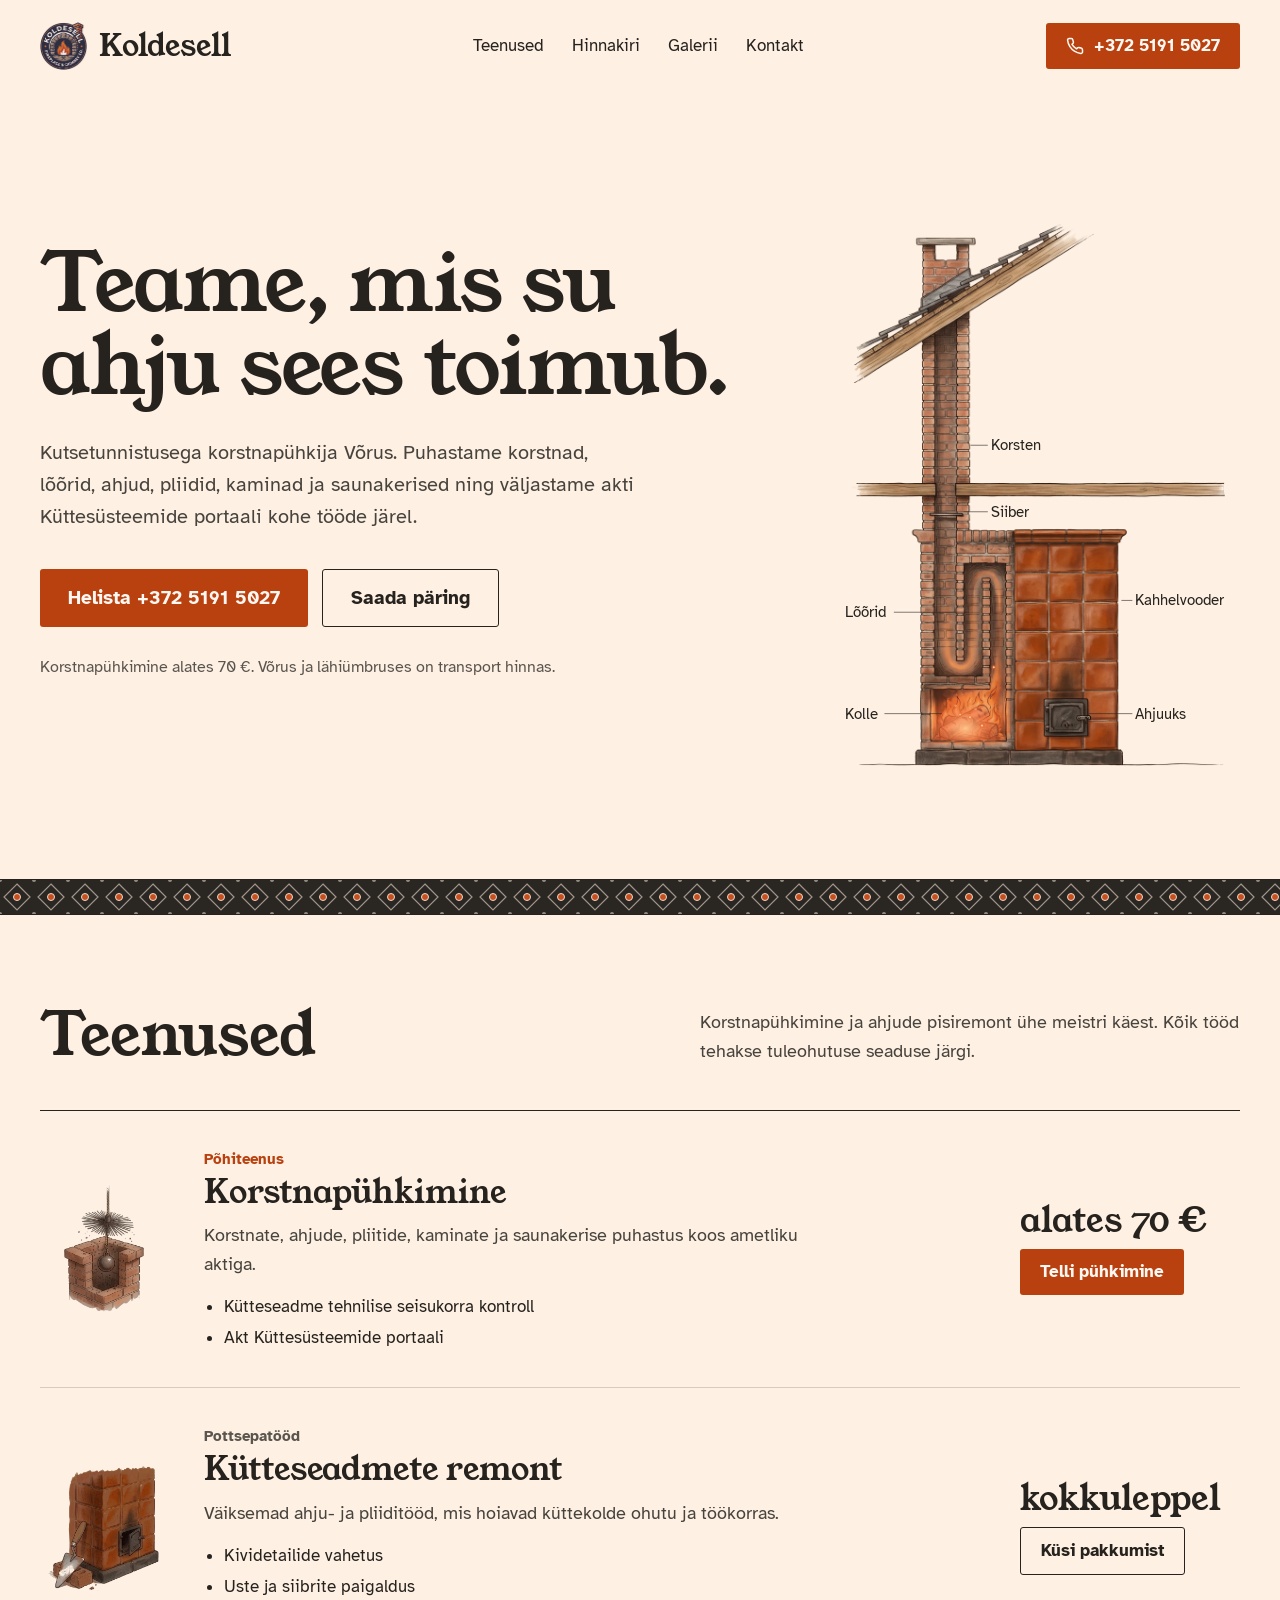
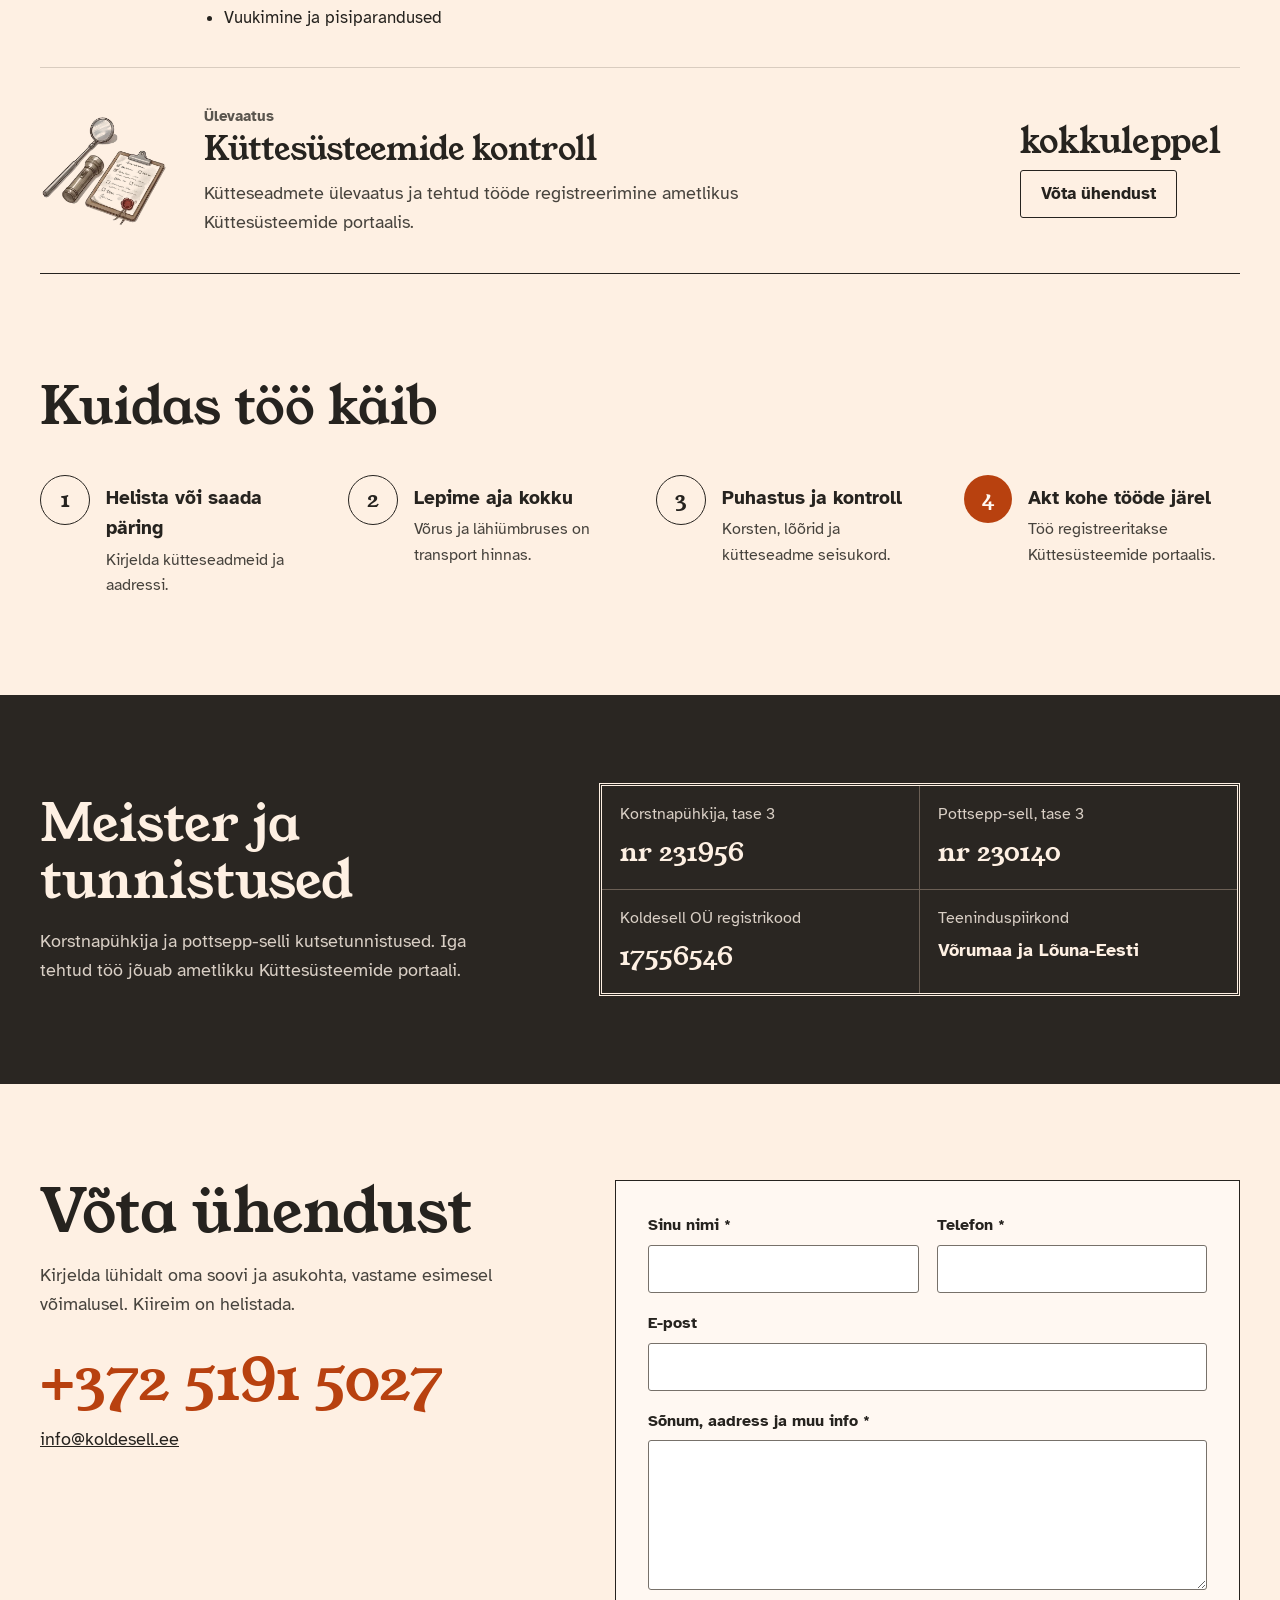
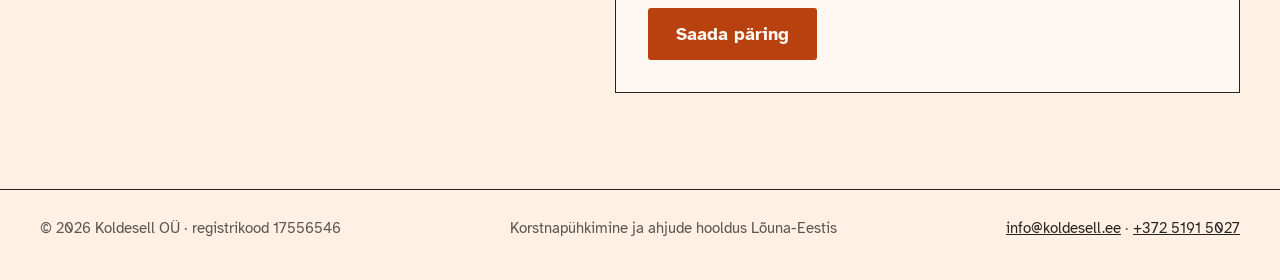
<file: index.html>
<!DOCTYPE html>
<html lang="et">
<head>
<meta charset="UTF-8">
<meta name="viewport" content="width=device-width, initial-scale=1.0">
    <!-- cms:seo -->
    <title>Korstnapühkija Võrus ja Lõuna-Eestis, ahju remont | Koldesell</title>
    <meta name="description" content="Korstnapühkija Võrus: korstnapühkimine Lõuna-Eestis, ahju remont ja küttesüsteemide kontroll Võrumaal. Ametlik akt Küttesüsteemide portaali.">
    <link rel="canonical" href="https://koldesell.ee/">
    <meta property="og:type" content="website">
    <meta property="og:locale" content="et_EE">
    <meta property="og:site_name" content="Koldesell">
    <meta property="og:title" content="Korstnapühkija Võrus – korstnapühkimine Lõuna-Eestis ja ahju remont">
    <meta property="og:description" content="Ametlik korstnapühkimine ja ahju remont Võrumaal ja mujal Lõuna-Eestis. Ametlik akt Küttesüsteemide portaali.">
    <meta property="og:url" content="https://koldesell.ee/">
    <meta property="og:image" content="https://koldesell.ee/logo.png">
    <meta property="og:image:alt" content="Koldesell">
    <meta name="twitter:card" content="summary">
    <!-- /cms:seo -->
<link rel="icon" type="image/png" sizes="32x32" href="favicon-32.png">
<link rel="apple-touch-icon" href="apple-touch-icon.png">
<meta name="theme-color" content="#2A2622">
<link rel="preconnect" href="https://fonts.googleapis.com">
<link rel="preconnect" href="https://fonts.gstatic.com" crossorigin>
<link rel="stylesheet" href="https://fonts.googleapis.com/css2?family=Young+Serif&amp;family=Atkinson+Hyperlegible:ital,wght@0,400;0,700;1,400&amp;display=swap">
<style>
body{margin:0;background:#FEF0E3}
a{color:#26231F}a:hover{color:#8E3B23}
a:focus-visible,button:focus-visible,input:focus-visible,textarea:focus-visible{outline:3px solid #D9531E;outline-offset:3px}
@keyframes koldesell-kuma{0%{opacity:.35}20%{opacity:.7}35%{opacity:.45}55%{opacity:.8}70%{opacity:.4}100%{opacity:.65}}
.koldesell-kuma{animation:koldesell-kuma 2.6s ease-in-out infinite alternate}
@keyframes koldesell-pahv{0%{transform:translate(0,0) scale(.35);opacity:0}10%{opacity:.8}45%{transform:translate(70px,-200px) scale(1.6);opacity:.55}100%{transform:translate(400px,-380px) scale(3.2);opacity:0}}
.koldesell-pahv{transform-box:fill-box;transform-origin:center;opacity:0;will-change:transform,opacity;animation:koldesell-pahv 6.6s cubic-bezier(.25,.6,.45,1) infinite}
@media (max-width: 400px){.kl-m-teenus h3{font-size:28px!important}}
@media (max-width: 640px){.kl-joonis{max-width:240px!important}.kl-m-pais > nav{justify-content:center;gap:6px 20px!important}.kl-tunnistused{grid-template-columns:1fr!important}.kl-tunnistused > div{border-right:0!important;border-bottom:1px solid #6B5F55!important}.kl-tunnistused > div:last-child{border-bottom:0!important}.kl-m-kesk{text-align:center}.kl-m-kesk p{margin-left:auto!important;margin-right:auto!important}.kl-m-kesk > div{justify-content:center}.kl-m-pais{justify-content:center!important;text-align:center}.kl-m-teenus{justify-content:center}.kl-m-teenus > div:last-child{flex-basis:100%!important;align-items:center!important}}
@media (prefers-reduced-motion: reduce){.koldesell-kuma{animation:none;opacity:.6}.koldesell-sadem{display:none}.koldesell-pahv{animation:none;opacity:.35}}
</style>
    <!-- cms:jsonld -->
    <script type="application/ld+json">
    {
      "@context": "https://schema.org",
      "@type": [
        "LocalBusiness",
        "HomeAndConstructionBusiness"
      ],
      "additionalType": "http://www.productontology.org/id/Chimney_sweep",
      "@id": "https://koldesell.ee/#business",
      "name": "Koldesell",
      "legalName": "Koldesell OÜ",
      "url": "https://koldesell.ee/",
      "logo": "https://koldesell.ee/logo.png",
      "image": "https://koldesell.ee/logo.png",
      "description": "Korstnapühkija Võrus: korstnapühkimine Lõuna-Eestis, väiksemad ahju remonditööd ja küttesüsteemide kontroll Võrumaal. Ametlik akt Küttesüsteemide portaali.",
      "telephone": "+37251915027",
      "email": "info@koldesell.ee",
      "priceRange": "€€",
      "identifier": {
        "@type": "PropertyValue",
        "propertyID": "Äriregistri kood",
        "value": "17556546"
      },
      "address": {
        "@type": "PostalAddress",
        "addressLocality": "Võru",
        "addressRegion": "Võru maakond",
        "addressCountry": "EE"
      },
      "geo": {
        "@type": "GeoCoordinates",
        "latitude": 57.8462,
        "longitude": 27.0019
      },
      "contactPoint": {
        "@type": "ContactPoint",
        "contactType": "customer service",
        "telephone": "+37251915027",
        "email": "info@koldesell.ee",
        "areaServed": "EE",
        "availableLanguage": [
          "et"
        ]
      },
      "areaServed": [
        {
          "@type": "AdministrativeArea",
          "name": "Võrumaa"
        },
        {
          "@type": "Place",
          "name": "Lõuna-Eesti"
        },
        {
          "@type": "City",
          "name": "Võru"
        },
        {
          "@type": "City",
          "name": "Põlva"
        },
        {
          "@type": "City",
          "name": "Valga"
        },
        {
          "@type": "City",
          "name": "Otepää"
        }
      ],
      "knowsAbout": [
        "korstnapühkimine",
        "ahju remont",
        "pottsepatööd",
        "küttesüsteemide kontroll"
      ],
      "hasOfferCatalog": {
        "@type": "OfferCatalog",
        "name": "Koldesell – teenused",
        "itemListElement": [
          {
            "@type": "Offer",
            "itemOffered": {
              "@type": "Service",
              "name": "Korstnapühkimine",
              "description": "Korstnate, ahjude, pliitide ja kaminate puhastamine koos ametliku aktiga Küttesüsteemide portaali.",
              "serviceType": "Korstnapühkimine",
              "areaServed": "Lõuna-Eesti"
            },
            "price": "70",
            "priceCurrency": "EUR"
          },
          {
            "@type": "Offer",
            "itemOffered": {
              "@type": "Service",
              "name": "Väiksemad ahju remonditööd",
              "description": "Ahjude ja pliitide pisiremont: kividetailide vahetus, uste ja siibrite paigaldus, vuukimine.",
              "serviceType": "Ahju remont",
              "areaServed": "Lõuna-Eesti"
            }
          },
          {
            "@type": "Offer",
            "itemOffered": {
              "@type": "Service",
              "name": "Küttesüsteemide kontroll",
              "serviceType": "Küttesüsteemide kontroll",
              "areaServed": "Lõuna-Eesti"
            }
          }
        ]
      }
    }
    </script>
    <!-- /cms:jsonld -->
</head>
<body>
<div style="background: #FEF0E3; color: #26231F; font-family: 'Atkinson Hyperlegible', system-ui, sans-serif; font-size: 18px; line-height: 1.6">

<header>
<div class="kl-m-pais" style="max-width: 1200px; margin: 0 auto; padding: 22px 24px; display: flex; flex-wrap: wrap; align-items: center; justify-content: space-between; gap: 14px 32px">
<a href="index.html" style="display: inline-flex; align-items: center; gap: 12px; font-family: 'Young Serif', Georgia, serif; font-size: 30px; line-height: 1; text-decoration: none; color: #26231F"><img src="logo-96.png" alt="" width="47" height="48" style="display: block; width: 47px; height: 48px">Koldesell</a>
<nav aria-label="Peamenüü" style="display: flex; flex-wrap: wrap; gap: 6px 28px; font-size: 17px">
<a href="#teenused" style="text-decoration: none">Teenused</a>
<a href="hinnakiri.html" style="text-decoration: none">Hinnakiri</a>
<a href="galerii.html" style="text-decoration: none">Galerii</a>
<a href="#kontakt" style="text-decoration: none">Kontakt</a>
</nav>
<a href="tel:+37251915027" data-cms-link="telefon" style="display: inline-flex; align-items: center; gap: 10px; min-height: 46px; padding: 0 20px; border-radius: 3px; background: #B8410F; color: #FFF8F2; text-decoration: none; font-weight: 700; font-size: 17px">
<svg aria-hidden="true" width="18" height="18" viewBox="0 0 24 24" fill="none" stroke="currentColor" stroke-width="2" stroke-linecap="round" stroke-linejoin="round"><path d="M22 16.9v3a2 2 0 0 1-2.2 2 19.8 19.8 0 0 1-8.6-3.1 19.5 19.5 0 0 1-6-6A19.8 19.8 0 0 1 2.1 4.2 2 2 0 0 1 4.1 2h3a2 2 0 0 1 2 1.7c.1.9.4 1.8.7 2.7a2 2 0 0 1-.5 2.1L8 9.8a16 16 0 0 0 6 6l1.3-1.3a2 2 0 0 1 2.1-.4c.9.3 1.8.6 2.7.7a2 2 0 0 1 1.7 2z"></path></svg>
<span data-cms="telefon">+372 5191 5027</span></a>
</div>
</header>

<section style="max-width: 1200px; margin: 0 auto; padding: 24px 24px 72px; display: flex; flex-wrap: wrap; align-items: center; gap: 40px 64px">
<div class="kl-m-kesk" style="flex: 1 1 440px; min-width: 0">
<h1 style="margin: 0; font-family: 'Young Serif', Georgia, serif; font-weight: 400; font-size: clamp(46px, 6.4vw, 84px); line-height: 1.02; letter-spacing: -0.015em">Teame, mis su ahju sees toimub.</h1>
<p style="margin: 28px 0 0; max-width: 30em; font-size: 20px; color: #47433D">Kutsetunnistusega korstnapühkija Võrus. Puhastame korstnad, lõõrid, ahjud, pliidid, kaminad ja saunakerised ning väljastame akti Küttesüsteemide portaali kohe tööde järel.</p>
<div style="margin-top: 36px; display: flex; flex-wrap: wrap; gap: 14px">
<a href="tel:+37251915027" data-cms-link="telefon" style="display: inline-flex; align-items: center; min-height: 56px; padding: 0 28px; border-radius: 3px; background: #B8410F; color: #FFF8F2; text-decoration: none; font-weight: 700; font-size: 19px"><span>Helista <span data-cms="telefon">+372 5191 5027</span></span></a>
<a href="#kontakt" style="display: inline-flex; align-items: center; min-height: 56px; padding: 0 28px; border-radius: 3px; border: 1.5px solid #26231F; text-decoration: none; font-weight: 700; font-size: 19px">Saada päring</a>
</div>
<p style="margin: 28px 0 0; font-size: 16px; color: #5A554E">Korstnapühkimine alates <span data-cms="baashind">70</span> €. Võrus ja lähiümbruses on transport hinnas.</p>
</div>

<figure class="kl-joonis" style="flex: 0 1 400px; max-width: 400px; margin: 0 auto; min-width: 0">
<svg role="img" aria-label="Kahhelahju ja korstna läbilõige: kolle hõõgub, suits ja sädemed liiguvad läbi lõõride üles korstnasse ja korstnast väljub suits." viewBox="0 -400 1696 2928" style="display: block; width: 100%; height: auto" fill="none" stroke-linecap="round" stroke-linejoin="round">
<defs>
<radialGradient id="kl-kuma" cx="45%" cy="78%" r="70%"><stop offset="0" stop-color="#FFC48A"></stop><stop offset="0.45" stop-color="#F26B38" stop-opacity="0.7"></stop><stop offset="1" stop-color="#D9531E" stop-opacity="0"></stop></radialGradient>
<filter id="kl-hoog" x="-20%" y="-20%" width="140%" height="140%"><feGaussianBlur stdDeviation="5" result="b"></feGaussianBlur><feMerge><feMergeNode in="b"></feMergeNode><feMergeNode in="SourceGraphic"></feMergeNode></feMerge></filter>
<radialGradient id="kl-pahv"><stop offset="0" stop-color="#857C75" stop-opacity="0.75"></stop><stop offset="0.5" stop-color="#857C75" stop-opacity="0.4"></stop><stop offset="1" stop-color="#857C75" stop-opacity="0"></stop></radialGradient>
<radialGradient id="kl-pahv2"><stop offset="0" stop-color="#A39B94" stop-opacity="0.7"></stop><stop offset="0.55" stop-color="#A39B94" stop-opacity="0.35"></stop><stop offset="1" stop-color="#A39B94" stop-opacity="0"></stop></radialGradient>
<radialGradient id="kl-sade"><stop offset="0" stop-color="#FFF4D6"></stop><stop offset="0.22" stop-color="#FFC27F"></stop><stop offset="0.45" stop-color="#F26B38" stop-opacity="0.55"></stop><stop offset="1" stop-color="#D9531E" stop-opacity="0"></stop></radialGradient>
<clipPath id="kl-lõõr" clipPathUnits="userSpaceOnUse"><rect x="0" y="535" width="1696" height="1993"></rect><rect x="405" y="145" width="90" height="58"></rect></clipPath>
</defs>

<image href="img/ahi.webp" x="0" y="0" width="1696" height="2528"></image>

<rect class="koldesell-kuma" x="395" y="2025" width="305" height="220" fill="url(#kl-kuma)"></rect>


<g clip-path="url(#kl-lõõr)">
<g class="koldesell-sadem" stroke="none">
<g transform="translate(-10 0)"><circle r="20" fill="url(#kl-sade)" opacity="0"><animateMotion dur="7s" begin="1.5s" repeatCount="indefinite" path="M560 2150 C600 2080 660 2050 670 2000 L670 1570 C670 1500 560 1500 560 1570 L560 1900 C560 1960 450 1960 450 1900 L450 220 L450 172"></animateMotion><animate attributeName="opacity" values="0;1;0.5;1;0.65;1;0" keyTimes="0;0.05;0.3;0.48;0.7;0.95;1" dur="7s" begin="1.5s" repeatCount="indefinite"></animate></circle></g>
<g transform="translate(9 0)"><circle r="15" fill="url(#kl-sade)" opacity="0"><animateMotion dur="8.4s" begin="2.3s" repeatCount="indefinite" path="M560 2150 C600 2080 660 2050 670 2000 L670 1570 C670 1500 560 1500 560 1570 L560 1900 C560 1960 450 1960 450 1900 L450 220 L450 172"></animateMotion><animate attributeName="opacity" values="0;1;0.5;1;0.65;1;0" keyTimes="0;0.05;0.3;0.48;0.7;0.95;1" dur="8.4s" begin="2.3s" repeatCount="indefinite"></animate></circle></g>
<g transform="translate(-5 0)"><circle r="18" fill="url(#kl-sade)" opacity="0"><animateMotion dur="7.6s" begin="3.2s" repeatCount="indefinite" path="M560 2150 C600 2080 660 2050 670 2000 L670 1570 C670 1500 560 1500 560 1570 L560 1900 C560 1960 450 1960 450 1900 L450 220 L450 172"></animateMotion><animate attributeName="opacity" values="0;1;0.5;1;0.65;1;0" keyTimes="0;0.05;0.3;0.48;0.7;0.95;1" dur="7.6s" begin="3.2s" repeatCount="indefinite"></animate></circle></g>
<g transform="translate(14 0)"><circle r="14" fill="url(#kl-sade)" opacity="0"><animateMotion dur="6.6s" begin="4s" repeatCount="indefinite" path="M560 2150 C600 2080 660 2050 670 2000 L670 1570 C670 1500 560 1500 560 1570 L560 1900 C560 1960 450 1960 450 1900 L450 220 L450 172"></animateMotion><animate attributeName="opacity" values="0;1;0.5;1;0.65;1;0" keyTimes="0;0.05;0.3;0.48;0.7;0.95;1" dur="6.6s" begin="4s" repeatCount="indefinite"></animate></circle></g>
<g transform="translate(0 0)"><circle r="24" fill="url(#kl-sade)" opacity="0"><animateMotion dur="9s" begin="4.8s" repeatCount="indefinite" path="M560 2150 C600 2080 660 2050 670 2000 L670 1570 C670 1500 560 1500 560 1570 L560 1900 C560 1960 450 1960 450 1900 L450 220 L450 172"></animateMotion><animate attributeName="opacity" values="0;1;0.5;1;0.65;1;0" keyTimes="0;0.05;0.3;0.48;0.7;0.95;1" dur="9s" begin="4.8s" repeatCount="indefinite"></animate></circle></g>
<g transform="translate(-14 0)"><circle r="16" fill="url(#kl-sade)" opacity="0"><animateMotion dur="7.2s" begin="5.7s" repeatCount="indefinite" path="M560 2150 C600 2080 660 2050 670 2000 L670 1570 C670 1500 560 1500 560 1570 L560 1900 C560 1960 450 1960 450 1900 L450 220 L450 172"></animateMotion><animate attributeName="opacity" values="0;1;0.5;1;0.65;1;0" keyTimes="0;0.05;0.3;0.48;0.7;0.95;1" dur="7.2s" begin="5.7s" repeatCount="indefinite"></animate></circle></g>
<g transform="translate(6 0)"><circle r="19" fill="url(#kl-sade)" opacity="0"><animateMotion dur="8s" begin="6.4s" repeatCount="indefinite" path="M560 2150 C600 2080 660 2050 670 2000 L670 1570 C670 1500 560 1500 560 1570 L560 1900 C560 1960 450 1960 450 1900 L450 220 L450 172"></animateMotion><animate attributeName="opacity" values="0;1;0.5;1;0.65;1;0" keyTimes="0;0.05;0.3;0.48;0.7;0.95;1" dur="8s" begin="6.4s" repeatCount="indefinite"></animate></circle></g>
<g transform="translate(11 0)"><circle r="14" fill="url(#kl-sade)" opacity="0"><animateMotion dur="6.4s" begin="7.3s" repeatCount="indefinite" path="M560 2150 C600 2080 660 2050 670 2000 L670 1570 C670 1500 560 1500 560 1570 L560 1900 C560 1960 450 1960 450 1900 L450 220 L450 172"></animateMotion><animate attributeName="opacity" values="0;1;0.5;1;0.65;1;0" keyTimes="0;0.05;0.3;0.48;0.7;0.95;1" dur="6.4s" begin="7.3s" repeatCount="indefinite"></animate></circle></g>
<g transform="translate(-18 0)"><circle r="13" fill="url(#kl-sade)" opacity="0"><animateMotion dur="6s" begin="1.1s" repeatCount="indefinite" path="M560 2150 C600 2080 660 2050 670 2000 L670 1570 C670 1500 560 1500 560 1570 L560 1900 C560 1960 450 1960 450 1900 L450 220 L450 172"></animateMotion><animate attributeName="opacity" values="0;1;0.4;1;0.7;1;0" keyTimes="0;0.05;0.25;0.45;0.65;0.95;1" dur="6s" begin="1.1s" repeatCount="indefinite"></animate></circle></g>
<g transform="translate(16 0)"><circle r="17" fill="url(#kl-sade)" opacity="0"><animateMotion dur="7.8s" begin="1.9s" repeatCount="indefinite" path="M560 2150 C600 2080 660 2050 670 2000 L670 1570 C670 1500 560 1500 560 1570 L560 1900 C560 1960 450 1960 450 1900 L450 220 L450 172"></animateMotion><animate attributeName="opacity" values="0;1;0.6;1;0.45;1;0" keyTimes="0;0.05;0.35;0.5;0.75;0.95;1" dur="7.8s" begin="1.9s" repeatCount="indefinite"></animate></circle></g>
<g transform="translate(-8 0)"><circle r="12" fill="url(#kl-sade)" opacity="0"><animateMotion dur="5.6s" begin="2.7s" repeatCount="indefinite" path="M560 2150 C600 2080 660 2050 670 2000 L670 1570 C670 1500 560 1500 560 1570 L560 1900 C560 1960 450 1960 450 1900 L450 220 L450 172"></animateMotion><animate attributeName="opacity" values="0;1;0.4;1;0.7;1;0" keyTimes="0;0.05;0.25;0.45;0.65;0.95;1" dur="5.6s" begin="2.7s" repeatCount="indefinite"></animate></circle></g>
<g transform="translate(4 0)"><circle r="22" fill="url(#kl-sade)" opacity="0"><animateMotion dur="8.8s" begin="3.6s" repeatCount="indefinite" path="M560 2150 C600 2080 660 2050 670 2000 L670 1570 C670 1500 560 1500 560 1570 L560 1900 C560 1960 450 1960 450 1900 L450 220 L450 172"></animateMotion><animate attributeName="opacity" values="0;1;0.6;1;0.45;1;0" keyTimes="0;0.05;0.35;0.5;0.75;0.95;1" dur="8.8s" begin="3.6s" repeatCount="indefinite"></animate></circle></g>
<g transform="translate(12 0)"><circle r="13" fill="url(#kl-sade)" opacity="0"><animateMotion dur="6.2s" begin="4.4s" repeatCount="indefinite" path="M560 2150 C600 2080 660 2050 670 2000 L670 1570 C670 1500 560 1500 560 1570 L560 1900 C560 1960 450 1960 450 1900 L450 220 L450 172"></animateMotion><animate attributeName="opacity" values="0;1;0.4;1;0.7;1;0" keyTimes="0;0.05;0.25;0.45;0.65;0.95;1" dur="6.2s" begin="4.4s" repeatCount="indefinite"></animate></circle></g>
<g transform="translate(-12 0)"><circle r="18" fill="url(#kl-sade)" opacity="0"><animateMotion dur="7.4s" begin="5.2s" repeatCount="indefinite" path="M560 2150 C600 2080 660 2050 670 2000 L670 1570 C670 1500 560 1500 560 1570 L560 1900 C560 1960 450 1960 450 1900 L450 220 L450 172"></animateMotion><animate attributeName="opacity" values="0;1;0.6;1;0.45;1;0" keyTimes="0;0.05;0.35;0.5;0.75;0.95;1" dur="7.4s" begin="5.2s" repeatCount="indefinite"></animate></circle></g>
<g transform="translate(18 0)"><circle r="12" fill="url(#kl-sade)" opacity="0"><animateMotion dur="5.8s" begin="6s" repeatCount="indefinite" path="M560 2150 C600 2080 660 2050 670 2000 L670 1570 C670 1500 560 1500 560 1570 L560 1900 C560 1960 450 1960 450 1900 L450 220 L450 172"></animateMotion><animate attributeName="opacity" values="0;1;0.4;1;0.7;1;0" keyTimes="0;0.05;0.25;0.45;0.65;0.95;1" dur="5.8s" begin="6s" repeatCount="indefinite"></animate></circle></g>
<g transform="translate(-3 0)"><circle r="16" fill="url(#kl-sade)" opacity="0"><animateMotion dur="8.2s" begin="6.9s" repeatCount="indefinite" path="M560 2150 C600 2080 660 2050 670 2000 L670 1570 C670 1500 560 1500 560 1570 L560 1900 C560 1960 450 1960 450 1900 L450 220 L450 172"></animateMotion><animate attributeName="opacity" values="0;1;0.6;1;0.45;1;0" keyTimes="0;0.05;0.35;0.5;0.75;0.95;1" dur="8.2s" begin="6.9s" repeatCount="indefinite"></animate></circle></g>
<circle r="16" fill="url(#kl-sade)" opacity="0"><animateMotion dur="1.8s" begin="0.3s" repeatCount="indefinite" path="M480 2205 C468 2160 500 2115 488 2060"></animateMotion><animate attributeName="opacity" values="0;1;0.6;0" keyTimes="0;0.15;0.6;1" dur="1.8s" begin="0.3s" repeatCount="indefinite"></animate></circle>
<circle r="12" fill="url(#kl-sade)" opacity="0"><animateMotion dur="2.2s" begin="0.9s" repeatCount="indefinite" path="M545 2195 C565 2145 532 2105 552 2050"></animateMotion><animate attributeName="opacity" values="0;1;0.5;0" keyTimes="0;0.15;0.6;1" dur="2.2s" begin="0.9s" repeatCount="indefinite"></animate></circle>
<circle r="14" fill="url(#kl-sade)" opacity="0"><animateMotion dur="1.6s" begin="1.4s" repeatCount="indefinite" path="M605 2200 C592 2155 622 2115 610 2075"></animateMotion><animate attributeName="opacity" values="0;1;0.6;0" keyTimes="0;0.15;0.6;1" dur="1.6s" begin="1.4s" repeatCount="indefinite"></animate></circle>
<circle r="11" fill="url(#kl-sade)" opacity="0"><animateMotion dur="2.4s" begin="0.6s" repeatCount="indefinite" path="M515 2205 C498 2150 522 2095 505 2045"></animateMotion><animate attributeName="opacity" values="0;1;0.5;0" keyTimes="0;0.15;0.6;1" dur="2.4s" begin="0.6s" repeatCount="indefinite"></animate></circle>
<circle r="13" fill="url(#kl-sade)" opacity="0"><animateMotion dur="2s" begin="1.9s" repeatCount="indefinite" path="M570 2200 C585 2160 560 2110 578 2065"></animateMotion><animate attributeName="opacity" values="0;1;0.6;0" keyTimes="0;0.15;0.6;1" dur="2s" begin="1.9s" repeatCount="indefinite"></animate></circle>
<circle r="10" fill="url(#kl-sade)" opacity="0"><animateMotion dur="1.7s" begin="2.5s" repeatCount="indefinite" path="M455 2200 C445 2160 470 2120 460 2080"></animateMotion><animate attributeName="opacity" values="0;1;0.5;0" keyTimes="0;0.15;0.6;1" dur="1.7s" begin="2.5s" repeatCount="indefinite"></animate></circle>
</g>
</g>

<g stroke="none">
<circle class="koldesell-pahv" cx="450" cy="105" r="64" fill="url(#kl-pahv)" style="animation-delay: 1s"></circle>
<circle class="koldesell-pahv" cx="440" cy="105" r="54" fill="url(#kl-pahv2)" style="animation-delay: 1.8s"></circle>
<circle class="koldesell-pahv" cx="458" cy="105" r="70" fill="url(#kl-pahv)" style="animation-delay: 2.6s"></circle>
<circle class="koldesell-pahv" cx="446" cy="105" r="58" fill="url(#kl-pahv2)" style="animation-delay: 3.4s"></circle>
<circle class="koldesell-pahv" cx="454" cy="105" r="64" fill="url(#kl-pahv)" style="animation-delay: 4.2s"></circle>
<circle class="koldesell-pahv" cx="444" cy="105" r="54" fill="url(#kl-pahv2)" style="animation-delay: 5s"></circle>
<circle class="koldesell-pahv" cx="452" cy="105" r="66" fill="url(#kl-pahv)" style="animation-delay: 5.8s"></circle>
<circle class="koldesell-pahv" cx="448" cy="105" r="56" fill="url(#kl-pahv2)" style="animation-delay: 6.6s"></circle>
</g>

<g fill="#26231F" stroke="none" font-family="'Atkinson Hyperlegible', sans-serif" font-size="62">
<text x="640" y="1017">Korsten</text>
<text x="640" y="1299">Siiber</text>
<text x="20" y="1725">Lõõrid</text>
<text x="20" y="2155">Kolle</text>
<text x="1250" y="1675">Kahhelvooder</text>
<text x="1250" y="2155">Ahjuuks</text>
</g>
<g stroke="#26231F" stroke-width="2.5">
<line x1="555" y1="996" x2="625" y2="996"></line>
<line x1="525" y1="1278" x2="625" y2="1278"></line>
<line x1="230" y1="1704" x2="545" y2="1704"></line>
<line x1="190" y1="2134" x2="430" y2="2134"></line>
<line x1="1195" y1="1654" x2="1238" y2="1654"></line>
<line x1="1055" y1="2134" x2="1238" y2="2134"></line>
</g>
</svg>
</figure>
</section>

<div aria-hidden="true" style="border-top: 1.5px solid #26231F; border-bottom: 1.5px solid #26231F; background: #2A2622">
<svg width="100%" height="34" style="display: block">
<defs>
<pattern id="kl-karniis" width="34" height="34" patternUnits="userSpaceOnUse">
<path d="M17 4 L30 17 L17 30 L4 17 Z" fill="none" stroke="#FEF0E3" stroke-width="1.2" opacity="0.55"></path>
<circle cx="17" cy="17" r="3.5" fill="#D9531E" stroke="#FEF0E3" stroke-width="1" opacity="0.9"></circle>
<circle cx="0" cy="0" r="2" fill="#FEF0E3" opacity="0.5"></circle>
<circle cx="34" cy="34" r="2" fill="#FEF0E3" opacity="0.5"></circle>
<circle cx="0" cy="34" r="2" fill="#FEF0E3" opacity="0.5"></circle>
<circle cx="34" cy="0" r="2" fill="#FEF0E3" opacity="0.5"></circle>
</pattern>
</defs>
<rect width="100%" height="34" fill="url(#kl-karniis)"></rect>
</svg>
</div>

<section id="teenused" style="max-width: 1200px; margin: 0 auto; padding: 88px 24px 80px">
<div class="kl-m-pais" style="display: flex; flex-wrap: wrap; align-items: flex-end; justify-content: space-between; gap: 16px 48px">
<h2 style="margin: 0; font-family: 'Young Serif', Georgia, serif; font-weight: 400; font-size: clamp(40px, 5vw, 60px); line-height: 1.05">Teenused</h2>
<p style="margin: 0; max-width: 30em; color: #47433D">Korstnapühkimine ja ahjude pisiremont ühe meistri käest. Kõik tööd tehakse tuleohutuse seaduse järgi.</p>
</div>

<div style="margin-top: 44px; display: flex; flex-direction: column; border-top: 1.5px solid #26231F">

<article class="kl-m-teenus" style="display: flex; flex-wrap: wrap; gap: 20px 36px; align-items: center; padding: 36px 0; border-bottom: 1px solid #D9CCBF">
<img src="img/teenus-korstnapuhkimine.webp" alt="" width="128" height="128" style="flex: none; width: 128px; height: 128px">
<div style="flex: 1 1 360px; min-width: 0">
<p style="margin: 0; font-size: 15px; font-weight: 700; color: #B8410F">Põhiteenus</p>
<h3 style="margin: 4px 0 0; font-family: 'Young Serif', Georgia, serif; font-weight: 400; font-size: 32px; line-height: 1.15">Korstnapühkimine</h3>
<p style="margin: 10px 0 0; max-width: 34em; color: #47433D">Korstnate, ahjude, pliitide, kaminate ja saunakerise puhastus koos ametliku aktiga.</p>
<ul style="margin: 14px 0 0; padding-left: 20px; font-size: 17px; display: flex; flex-direction: column; gap: 4px">
<li>Kütteseadme tehnilise seisukorra kontroll</li>
<li>Akt Küttesüsteemide portaali</li>
</ul>
</div>
<div style="flex: 0 1 220px; display: flex; flex-direction: column; gap: 12px; align-items: flex-start">
<span style="font-family: 'Young Serif', Georgia, serif; font-size: 34px; line-height: 1">alates <span data-cms="baashind">70</span> €</span>
<a href="#kontakt" style="display: inline-flex; align-items: center; min-height: 46px; padding: 0 20px; border-radius: 3px; background: #B8410F; color: #FFF8F2; text-decoration: none; font-weight: 700; font-size: 17px">Telli pühkimine</a>
</div>
</article>

<article class="kl-m-teenus" style="display: flex; flex-wrap: wrap; gap: 20px 36px; align-items: center; padding: 36px 0; border-bottom: 1px solid #D9CCBF">
<img src="img/teenus-ahju-remont.webp" alt="" width="128" height="128" style="flex: none; width: 128px; height: 128px">
<div style="flex: 1 1 360px; min-width: 0">
<p style="margin: 0; font-size: 15px; font-weight: 700; color: #5A554E">Pottsepatööd</p>
<h3 style="margin: 4px 0 0; font-family: 'Young Serif', Georgia, serif; font-weight: 400; font-size: 32px; line-height: 1.15">Kütteseadmete remont</h3>
<p style="margin: 10px 0 0; max-width: 34em; color: #47433D">Väiksemad ahju- ja pliiditööd, mis hoiavad küttekolde ohutu ja töökorras.</p>
<ul style="margin: 14px 0 0; padding-left: 20px; font-size: 17px; display: flex; flex-direction: column; gap: 4px">
<li>Kividetailide vahetus</li>
<li>Uste ja siibrite paigaldus</li>
<li>Vuukimine ja pisiparandused</li>
</ul>
</div>
<div style="flex: 0 1 220px; display: flex; flex-direction: column; gap: 12px; align-items: flex-start">
<span style="font-family: 'Young Serif', Georgia, serif; font-size: 34px; line-height: 1">kokkuleppel</span>
<a href="#kontakt" style="display: inline-flex; align-items: center; min-height: 46px; padding: 0 20px; border-radius: 3px; border: 1.5px solid #26231F; text-decoration: none; font-weight: 700; font-size: 17px">Küsi pakkumist</a>
</div>
</article>

<article class="kl-m-teenus" style="display: flex; flex-wrap: wrap; gap: 20px 36px; align-items: center; padding: 36px 0; border-bottom: 1.5px solid #26231F">
<img src="img/teenus-kontroll.webp" alt="" width="128" height="128" style="flex: none; width: 128px; height: 128px">
<div style="flex: 1 1 360px; min-width: 0">
<p style="margin: 0; font-size: 15px; font-weight: 700; color: #5A554E">Ülevaatus</p>
<h3 style="margin: 4px 0 0; font-family: 'Young Serif', Georgia, serif; font-weight: 400; font-size: 32px; line-height: 1.15">Küttesüsteemide kontroll</h3>
<p style="margin: 10px 0 0; max-width: 34em; color: #47433D">Kütteseadmete ülevaatus ja tehtud tööde registreerimine ametlikus Küttesüsteemide portaalis.</p>
</div>
<div style="flex: 0 1 220px; display: flex; flex-direction: column; gap: 12px; align-items: flex-start">
<span style="font-family: 'Young Serif', Georgia, serif; font-size: 34px; line-height: 1">kokkuleppel</span>
<a href="#kontakt" style="display: inline-flex; align-items: center; min-height: 46px; padding: 0 20px; border-radius: 3px; border: 1.5px solid #26231F; text-decoration: none; font-weight: 700; font-size: 17px">Võta ühendust</a>
</div>
</article>

</div>
</section>

<section style="max-width: 1200px; margin: 0 auto; padding: 24px 24px 96px">
<h2 class="kl-m-kesk" style="margin: 0; font-family: 'Young Serif', Georgia, serif; font-weight: 400; font-size: clamp(36px, 4.4vw, 52px); line-height: 1.1">Kuidas töö käib</h2>
<ol style="margin: 40px 0 0; padding: 0; list-style: none; display: flex; flex-wrap: wrap; gap: 36px 32px">
<li style="flex: 1 1 220px; display: flex; gap: 16px">
<span aria-hidden="true" style="flex: none; width: 48px; height: 48px; border-radius: 50%; border: 1.5px solid #26231F; display: flex; align-items: center; justify-content: center; font-family: 'Young Serif', Georgia, serif; font-size: 22px">1</span>
<div><h3 style="margin: 8px 0 4px; font-size: 19px">Helista või saada päring</h3><p style="margin: 0; font-size: 16px; color: #47433D">Kirjelda kütteseadmeid ja aadressi.</p></div>
</li>
<li style="flex: 1 1 220px; display: flex; gap: 16px">
<span aria-hidden="true" style="flex: none; width: 48px; height: 48px; border-radius: 50%; border: 1.5px solid #26231F; display: flex; align-items: center; justify-content: center; font-family: 'Young Serif', Georgia, serif; font-size: 22px">2</span>
<div><h3 style="margin: 8px 0 4px; font-size: 19px">Lepime aja kokku</h3><p style="margin: 0; font-size: 16px; color: #47433D">Võrus ja lähiümbruses on transport hinnas.</p></div>
</li>
<li style="flex: 1 1 220px; display: flex; gap: 16px">
<span aria-hidden="true" style="flex: none; width: 48px; height: 48px; border-radius: 50%; border: 1.5px solid #26231F; display: flex; align-items: center; justify-content: center; font-family: 'Young Serif', Georgia, serif; font-size: 22px">3</span>
<div><h3 style="margin: 8px 0 4px; font-size: 19px">Puhastus ja kontroll</h3><p style="margin: 0; font-size: 16px; color: #47433D">Korsten, lõõrid ja kütteseadme seisukord.</p></div>
</li>
<li style="flex: 1 1 220px; display: flex; gap: 16px">
<span aria-hidden="true" style="flex: none; width: 48px; height: 48px; border-radius: 50%; background: #B8410F; color: #FFF8F2; display: flex; align-items: center; justify-content: center; font-family: 'Young Serif', Georgia, serif; font-size: 22px">4</span>
<div><h3 style="margin: 8px 0 4px; font-size: 19px">Akt kohe tööde järel</h3><p style="margin: 0; font-size: 16px; color: #47433D">Töö registreeritakse Küttesüsteemide portaalis.</p></div>
</li>
</ol>
</section>

<section style="background: #2A2622; color: #FEF0E3">
<div style="max-width: 1200px; margin: 0 auto; padding: 88px 24px; display: flex; flex-wrap: wrap; align-items: center; gap: 40px 64px">
<div class="kl-m-kesk" style="flex: 1 1 340px">
<h2 style="margin: 0; font-family: 'Young Serif', Georgia, serif; font-weight: 400; font-size: clamp(36px, 4.4vw, 52px); line-height: 1.1">Meister ja tunnistused</h2>
<p style="margin: 18px 0 0; max-width: 26em; color: #D9CFC5">Korstnapühkija ja pottsepp-selli kutsetunnistused. Iga tehtud töö jõuab ametlikku Küttesüsteemide portaali.</p>
</div>
<dl class="kl-tunnistused" style="flex: 1 1 480px; margin: 0; display: grid; grid-template-columns: repeat(2, minmax(0, 1fr)); border: 3px double #FEF0E3; font-size: 16px">
<div style="padding: 16px 18px; border-right: 1px solid #6B5F55; border-bottom: 1px solid #6B5F55"><dt style="color: #D9CFC5">Korstnapühkija, tase&nbsp;3</dt><dd style="margin: 4px 0 0; font-family: 'Young Serif', Georgia, serif; font-size: 26px">nr&nbsp;<span data-cms="kutse_korstnapuhkija">231956</span></dd></div>
<div style="padding: 16px 18px; border-bottom: 1px solid #6B5F55"><dt style="color: #D9CFC5">Pottsepp-sell, tase&nbsp;3</dt><dd style="margin: 4px 0 0; font-family: 'Young Serif', Georgia, serif; font-size: 26px">nr&nbsp;<span data-cms="kutse_pottsepp">230140</span></dd></div>
<div style="padding: 16px 18px; border-right: 1px solid #6B5F55"><dt style="color: #D9CFC5">Koldesell OÜ registrikood</dt><dd style="margin: 4px 0 0; font-family: 'Young Serif', Georgia, serif; font-size: 26px"><span data-cms="registrikood">17556546</span></dd></div>
<div style="padding: 16px 18px"><dt style="color: #D9CFC5">Teeninduspiirkond</dt><dd style="margin: 4px 0 0; font-size: 18px; font-weight: 700"><span data-cms="piirkond">Võrumaa ja Lõuna-Eesti</span></dd></div>
</dl>
</div>
</section>

<section id="kontakt" style="max-width: 1200px; margin: 0 auto; padding: 96px 24px; display: flex; flex-wrap: wrap; gap: 56px">
<div class="kl-m-kesk" style="flex: 1 1 380px; min-width: 0">
<h2 style="margin: 0; font-family: 'Young Serif', Georgia, serif; font-weight: 400; font-size: clamp(40px, 5vw, 60px); line-height: 1.05">Võta ühendust</h2>
<p style="margin: 18px 0 0; max-width: 28em; color: #47433D">Kirjelda lühidalt oma soovi ja asukohta, vastame esimesel võimalusel. Kiireim on helistada.</p>
<a href="tel:+37251915027" data-cms-link="telefon" style="display: inline-block; margin-top: 30px; font-family: 'Young Serif', Georgia, serif; font-size: clamp(38px, 4.6vw, 58px); line-height: 1.1; text-decoration: none; color: #B8410F"><span data-cms="telefon">+372 5191 5027</span></a>
<p style="margin: 12px 0 0"><a href="mailto:info@koldesell.ee" data-cms-link="email"><span data-cms="email">info@koldesell.ee</span></a></p>
</div>
<form action="https://api.web3forms.com/submit" method="POST" style="flex: 1 1 420px; display: flex; flex-direction: column; gap: 18px; padding: 32px; border: 1.5px solid #26231F; background: #FFF8F2">
<input type="hidden" name="access_key" value="f7548aac-54a4-4c12-b9eb-7f535fec7bed">
<input type="hidden" name="redirect" value="https://koldesell.ee/edukas.html">
<input type="checkbox" name="botcheck" style="display: none" tabindex="-1" autocomplete="off">
<div style="display: flex; flex-wrap: wrap; gap: 18px">
<label style="flex: 1 1 200px; display: flex; flex-direction: column; gap: 6px; font-size: 16px; font-weight: 700">Sinu nimi *
<input type="text" id="name" name="name" required autocomplete="name" style="box-sizing: border-box; width: 100%; min-height: 48px; padding: 10px 14px; border: 1.5px solid #77716A; border-radius: 3px; background: #FFFFFF; font: inherit; font-weight: 400">
</label>
<label style="flex: 1 1 200px; display: flex; flex-direction: column; gap: 6px; font-size: 16px; font-weight: 700">Telefon *
<input type="tel" id="phone" name="phone" required autocomplete="tel" style="box-sizing: border-box; width: 100%; min-height: 48px; padding: 10px 14px; border: 1.5px solid #77716A; border-radius: 3px; background: #FFFFFF; font: inherit; font-weight: 400">
</label>
</div>
<label style="display: flex; flex-direction: column; gap: 6px; font-size: 16px; font-weight: 700">E-post
<input type="email" id="email" name="email" autocomplete="email" style="box-sizing: border-box; width: 100%; min-height: 48px; padding: 10px 14px; border: 1.5px solid #77716A; border-radius: 3px; background: #FFFFFF; font: inherit; font-weight: 400">
</label>
<label style="display: flex; flex-direction: column; gap: 6px; font-size: 16px; font-weight: 700">Sõnum, aadress ja muu info *
<textarea id="message" name="message" required rows="5" style="box-sizing: border-box; width: 100%; padding: 10px 14px; border: 1.5px solid #77716A; border-radius: 3px; background: #FFFFFF; font: inherit; font-weight: 400; resize: vertical"></textarea>
</label>
<button type="submit" style="align-self: flex-start; min-height: 52px; padding: 0 28px; border: 0; border-radius: 3px; background: #B8410F; color: #FFF8F2; font: inherit; font-weight: 700; cursor: pointer">Saada päring</button>
</form>
</section>

<footer style="border-top: 1.5px solid #26231F">
<div class="kl-m-pais" style="max-width: 1200px; margin: 0 auto; padding: 26px 24px 40px; display: flex; flex-wrap: wrap; justify-content: space-between; gap: 10px 32px; font-size: 15px; color: #5A554E">
<span>© 2026 Koldesell OÜ · registrikood <span data-cms="registrikood"><span data-cms="registrikood">17556546</span></span></span>
<span>Korstnapühkimine ja ahjude hooldus Lõuna-Eestis</span>
<span><a href="mailto:info@koldesell.ee" data-cms-link="email"><span data-cms="email">info@koldesell.ee</span></a> · <a href="tel:+37251915027" data-cms-link="telefon"><span data-cms="telefon">+372 5191 5027</span></a></span>
</div>
</footer>

</div>
</body>
</html>
</file>
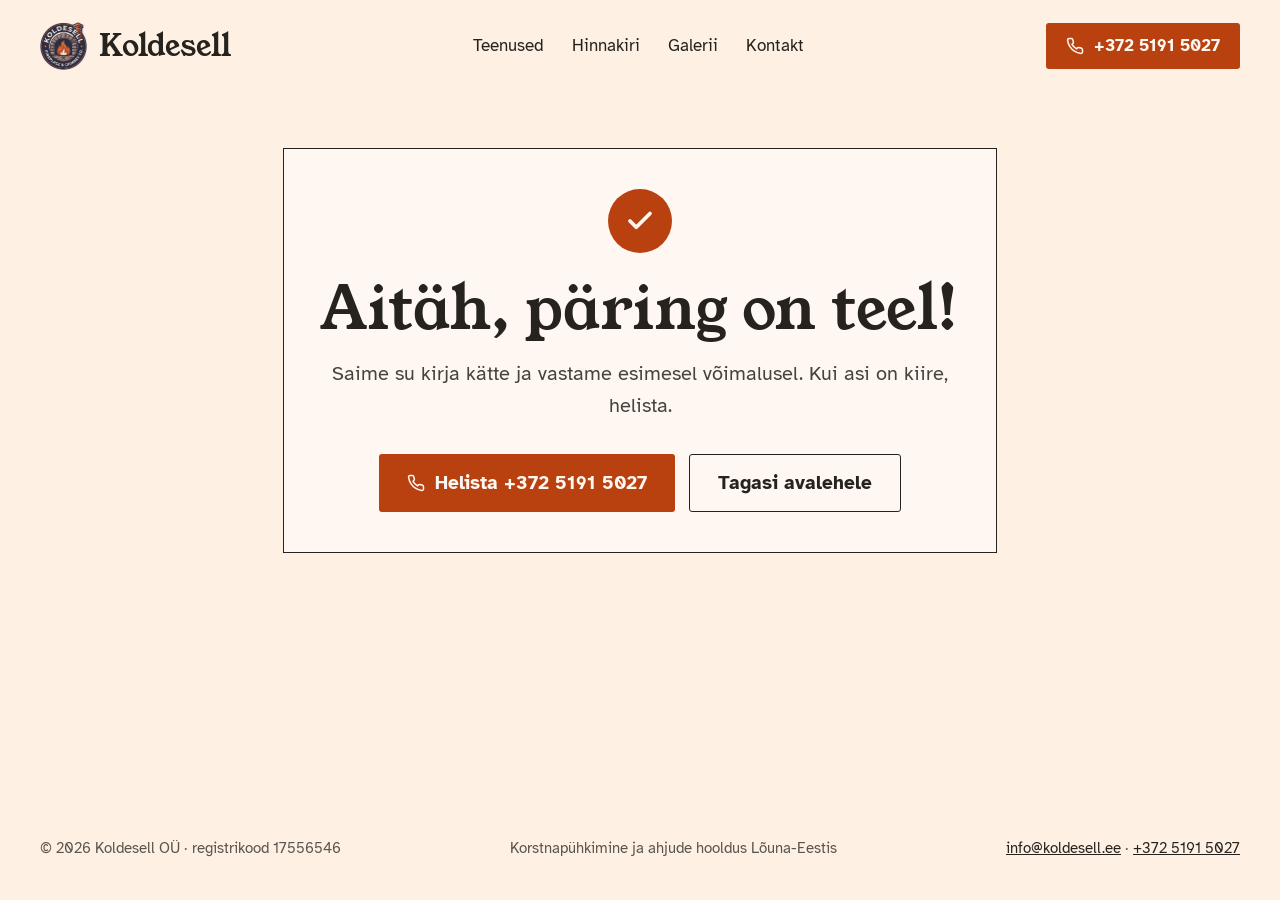
<file: edukas.html>
<!DOCTYPE html>
<html lang="et">
<head>
<meta charset="UTF-8">
<meta name="viewport" content="width=device-width, initial-scale=1.0">
<title>Päring saadetud – Koldesell</title>
<meta name="robots" content="noindex, follow">
<link rel="icon" type="image/png" sizes="32x32" href="favicon-32.png">
<link rel="apple-touch-icon" href="apple-touch-icon.png">
<meta name="theme-color" content="#2A2622">
<link rel="preconnect" href="https://fonts.googleapis.com">
<link rel="preconnect" href="https://fonts.gstatic.com" crossorigin>
<link rel="stylesheet" href="https://fonts.googleapis.com/css2?family=Young+Serif&amp;family=Atkinson+Hyperlegible:ital,wght@0,400;0,700;1,400&amp;display=swap">
<style>
body{margin:0;background:#FEF0E3}
a{color:#26231F}a:hover{color:#8E3B23}
a:focus-visible,button:focus-visible{outline:3px solid #D9531E;outline-offset:3px}
@media (max-width: 640px){.kl-m-pais > nav{justify-content:center;gap:6px 20px!important}.kl-tanu{padding:32px 18px!important}.kl-tanu-nupp{padding:0 18px!important;font-size:17px!important}.kl-m-kesk{text-align:center}.kl-m-kesk p{margin-left:auto!important;margin-right:auto!important}.kl-m-kesk > div{justify-content:center}.kl-m-pais{justify-content:center!important;text-align:center}}
</style>
</head>
<body>
<div style="min-height: 100vh; display: flex; flex-direction: column; background: #FEF0E3; color: #26231F; font-family: 'Atkinson Hyperlegible', system-ui, sans-serif; font-size: 18px; line-height: 1.6">

<header>
<div class="kl-m-pais" style="max-width: 1200px; margin: 0 auto; padding: 22px 24px; display: flex; flex-wrap: wrap; align-items: center; justify-content: space-between; gap: 14px 32px">
<a href="index.html" style="display: inline-flex; align-items: center; gap: 12px; font-family: 'Young Serif', Georgia, serif; font-size: 30px; line-height: 1; text-decoration: none; color: #26231F"><img src="logo-96.png" alt="" width="47" height="48" style="display: block; width: 47px; height: 48px">Koldesell</a>
<nav aria-label="Peamenüü" style="display: flex; flex-wrap: wrap; gap: 6px 28px; font-size: 17px">
<a href="index.html#teenused" style="text-decoration: none">Teenused</a>
<a href="hinnakiri.html" style="text-decoration: none">Hinnakiri</a>
<a href="galerii.html" style="text-decoration: none">Galerii</a>
<a href="index.html#kontakt" style="text-decoration: none">Kontakt</a>
</nav>
<a href="tel:+37251915027" data-cms-link="telefon" style="display: inline-flex; align-items: center; gap: 10px; min-height: 46px; padding: 0 20px; border-radius: 3px; background: #B8410F; color: #FFF8F2; text-decoration: none; font-weight: 700; font-size: 17px">
<svg aria-hidden="true" width="18" height="18" viewBox="0 0 24 24" fill="none" stroke="currentColor" stroke-width="2" stroke-linecap="round" stroke-linejoin="round"><path d="M22 16.9v3a2 2 0 0 1-2.2 2 19.8 19.8 0 0 1-8.6-3.1 19.5 19.5 0 0 1-6-6A19.8 19.8 0 0 1 2.1 4.2 2 2 0 0 1 4.1 2h3a2 2 0 0 1 2 1.7c.1.9.4 1.8.7 2.7a2 2 0 0 1-.5 2.1L8 9.8a16 16 0 0 0 6 6l1.3-1.3a2 2 0 0 1 2.1-.4c.9.3 1.8.6 2.7.7a2 2 0 0 1 1.7 2z"></path></svg>
<span data-cms="telefon">+372 5191 5027</span></a>
</div>
</header>

<main class="kl-m-kesk" style="flex: 1; width: 100%; box-sizing: border-box; max-width: 1200px; margin: 0 auto; padding: 56px 24px 96px">
<div class="kl-tanu" style="max-width: 640px; margin: 0 auto; padding: 40px 36px; text-align: center; border: 1.5px solid #26231F; background: #FFF8F2">
<span class="kl-tanu-ikoon" aria-hidden="true" style="display: flex; align-items: center; justify-content: center; margin: 0 auto; width: 64px; height: 64px; border-radius: 50%; background: #B8410F; color: #FFF8F2">
<svg width="30" height="30" viewBox="0 0 24 24" fill="none" stroke="currentColor" stroke-width="3" stroke-linecap="round" stroke-linejoin="round"><polyline points="20 6 9 17 4 12"></polyline></svg>
</span>
<h1 style="margin: 24px 0 0; font-family: 'Young Serif', Georgia, serif; font-weight: 400; font-size: clamp(38px, 5.5vw, 60px); line-height: 1.05">Aitäh, päring on teel!</h1>
<p style="margin: 18px 0 0; font-size: 20px; color: #47433D">Saime su kirja kätte ja vastame esimesel võimalusel. Kui asi on kiire, helista.</p>
<div style="margin-top: 32px; display: flex; flex-wrap: wrap; justify-content: center; gap: 14px">
<a class="kl-tanu-nupp" href="tel:+37251915027" data-cms-link="telefon" style="display: inline-flex; align-items: center; gap: 10px; min-height: 56px; padding: 0 28px; border-radius: 3px; background: #B8410F; color: #FFF8F2; text-decoration: none; font-weight: 700; font-size: 19px"><svg aria-hidden="true" width="18" height="18" viewBox="0 0 24 24" fill="none" stroke="currentColor" stroke-width="2" stroke-linecap="round" stroke-linejoin="round"><path d="M22 16.9v3a2 2 0 0 1-2.2 2 19.8 19.8 0 0 1-8.6-3.1 19.5 19.5 0 0 1-6-6A19.8 19.8 0 0 1 2.1 4.2 2 2 0 0 1 4.1 2h3a2 2 0 0 1 2 1.7c.1.9.4 1.8.7 2.7a2 2 0 0 1-.5 2.1L8 9.8a16 16 0 0 0 6 6l1.3-1.3a2 2 0 0 1 2.1-.4c.9.3 1.8.6 2.7.7a2 2 0 0 1 1.7 2z"></path></svg>
<span>Helista <span data-cms="telefon">+372 5191 5027</span></span></a>
<a href="index.html" style="display: inline-flex; align-items: center; min-height: 56px; padding: 0 28px; border-radius: 3px; border: 1.5px solid #26231F; text-decoration: none; font-weight: 700; font-size: 19px">Tagasi avalehele</a>
</div>
</div>
</main>

<footer>
<div class="kl-m-pais" style="max-width: 1200px; margin: 0 auto; padding: 26px 24px 40px; display: flex; flex-wrap: wrap; justify-content: space-between; gap: 10px 32px; font-size: 15px; color: #5A554E">
<span>© 2026 Koldesell OÜ · registrikood <span data-cms="registrikood"><span data-cms="registrikood">17556546</span></span></span>
<span>Korstnapühkimine ja ahjude hooldus Lõuna-Eestis</span>
<span><a href="mailto:info@koldesell.ee" data-cms-link="email"><span data-cms="email">info@koldesell.ee</span></a> · <a href="tel:+37251915027" data-cms-link="telefon"><span data-cms="telefon">+372 5191 5027</span></a></span>
</div>
</footer>

</div>
</body>
</html>
</file>
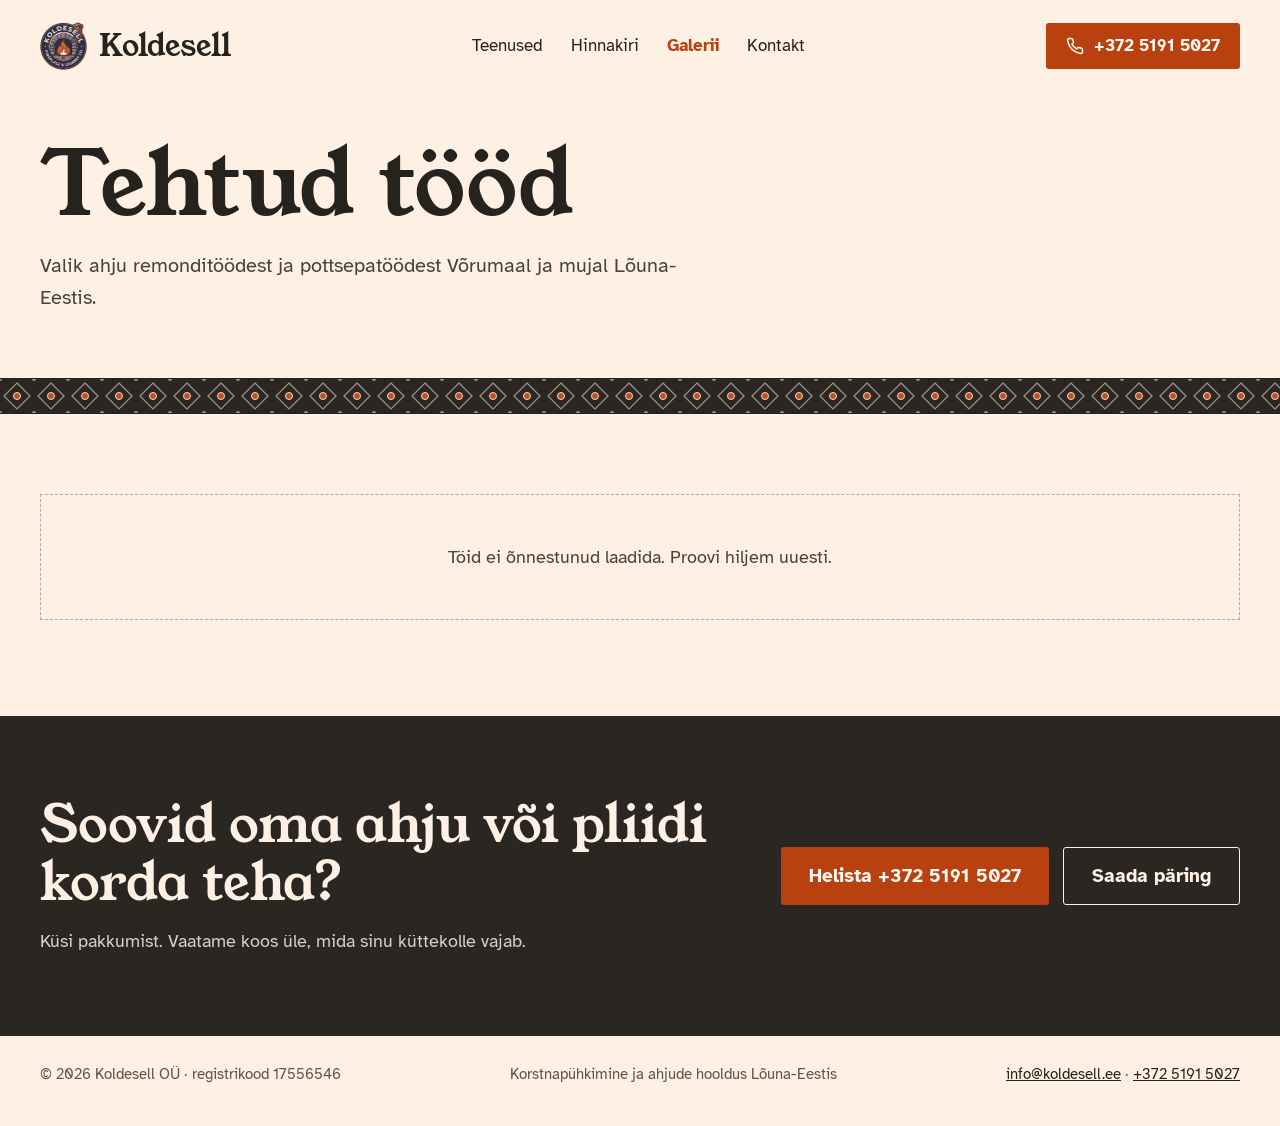
<file: galerii.html>
<!DOCTYPE html>
<html lang="et">
<head>
<meta charset="UTF-8">
<meta name="viewport" content="width=device-width, initial-scale=1.0">
    <!-- cms:seo -->
    <title>Tehtud tööd: ahju remont ja korstnapühkimine | Koldesell</title>
    <meta name="description" content="Vaata Koldeselli tehtud ahju remonditöid ja pottsepatöid Võrumaal ja mujal Lõuna-Eestis.">
    <link rel="canonical" href="https://koldesell.ee/galerii.html">
    <meta property="og:type" content="website">
    <meta property="og:locale" content="et_EE">
    <meta property="og:site_name" content="Koldesell">
    <meta property="og:title" content="Tehtud tööd – ahju remont ja pottsepatööd Lõuna-Eestis">
    <meta property="og:description" content="Näited Koldeselli tehtud ahju remonditöödest Võrumaal ja mujal Lõuna-Eestis.">
    <meta property="og:url" content="https://koldesell.ee/galerii.html">
    <meta property="og:image" content="https://koldesell.ee/logo.png">
    <meta property="og:image:alt" content="Koldesell">
    <meta name="twitter:card" content="summary">
    <!-- /cms:seo -->
<link rel="icon" type="image/png" sizes="32x32" href="favicon-32.png">
<link rel="apple-touch-icon" href="apple-touch-icon.png">
<meta name="theme-color" content="#2A2622">
<link rel="preconnect" href="https://fonts.googleapis.com">
<link rel="preconnect" href="https://fonts.gstatic.com" crossorigin>
<link rel="stylesheet" href="https://fonts.googleapis.com/css2?family=Young+Serif&amp;family=Atkinson+Hyperlegible:ital,wght@0,400;0,700;1,400&amp;display=swap">
<style>
body{margin:0;background:#FEF0E3}
a{color:#26231F}a:hover{color:#8E3B23}
a:focus-visible,button:focus-visible{outline:3px solid #D9531E;outline-offset:3px}
.kl-galerii{display:grid;grid-template-columns:repeat(auto-fill,minmax(280px,1fr));gap:32px}
.kl-kaart{margin:0;display:flex;flex-direction:column;background:#FFF8F2;border:1.5px solid #26231F;padding:10px}
.kl-kaart-pilt{display:block;aspect-ratio:4/5;overflow:hidden;background:#EADFD3}
.kl-kaart-pilt img{display:block;width:100%;height:100%;object-fit:cover}
.kl-kaart-sisu{padding:18px 8px 8px}
.kl-kaart time{font-size:15px;color:#5A554E}
.kl-kaart h2,.kl-kaart h3{margin:4px 0 0;font-family:'Young Serif',Georgia,serif;font-weight:400;font-size:26px;line-height:1.2}
.kl-kaart p{margin:8px 0 0;font-size:16px;color:#47433D}
.kl-galerii-teade{grid-column:1/-1;margin:0;padding:48px 24px;text-align:center;border:1.5px dashed #B5A799;color:#47433D}
@keyframes kl-skelett{from{opacity:.55}to{opacity:1}}
.kl-skelett{aspect-ratio:4/5;background:#EADFD3;animation:kl-skelett 1s ease-in-out infinite alternate}
@media (max-width: 640px){.kl-m-pais > nav{justify-content:center;gap:6px 20px!important}.kl-m-kesk{text-align:center}.kl-m-kesk p{margin-left:auto!important;margin-right:auto!important}.kl-m-kesk > div{justify-content:center}.kl-m-pais{justify-content:center!important;text-align:center}}
@media (prefers-reduced-motion: reduce){.kl-skelett{animation:none}}
</style>
    <!-- cms:jsonld -->
    <script type="application/ld+json">
    {
      "@context": "https://schema.org",
      "@type": [
        "LocalBusiness",
        "HomeAndConstructionBusiness"
      ],
      "additionalType": "http://www.productontology.org/id/Chimney_sweep",
      "@id": "https://koldesell.ee/#business",
      "name": "Koldesell",
      "legalName": "Koldesell OÜ",
      "url": "https://koldesell.ee/",
      "logo": "https://koldesell.ee/logo.png",
      "image": "https://koldesell.ee/logo.png",
      "description": "Korstnapühkija Võrus: korstnapühkimine Lõuna-Eestis, väiksemad ahju remonditööd ja küttesüsteemide kontroll Võrumaal. Ametlik akt Küttesüsteemide portaali.",
      "telephone": "+37251915027",
      "email": "info@koldesell.ee",
      "priceRange": "€€",
      "identifier": {
        "@type": "PropertyValue",
        "propertyID": "Äriregistri kood",
        "value": "17556546"
      },
      "address": {
        "@type": "PostalAddress",
        "addressLocality": "Võru",
        "addressRegion": "Võru maakond",
        "addressCountry": "EE"
      },
      "geo": {
        "@type": "GeoCoordinates",
        "latitude": 57.8462,
        "longitude": 27.0019
      },
      "contactPoint": {
        "@type": "ContactPoint",
        "contactType": "customer service",
        "telephone": "+37251915027",
        "email": "info@koldesell.ee",
        "areaServed": "EE",
        "availableLanguage": [
          "et"
        ]
      },
      "areaServed": [
        {
          "@type": "AdministrativeArea",
          "name": "Võrumaa"
        },
        {
          "@type": "Place",
          "name": "Lõuna-Eesti"
        },
        {
          "@type": "City",
          "name": "Võru"
        },
        {
          "@type": "City",
          "name": "Põlva"
        },
        {
          "@type": "City",
          "name": "Valga"
        },
        {
          "@type": "City",
          "name": "Otepää"
        }
      ],
      "knowsAbout": [
        "korstnapühkimine",
        "ahju remont",
        "pottsepatööd",
        "küttesüsteemide kontroll"
      ],
      "hasOfferCatalog": {
        "@type": "OfferCatalog",
        "name": "Koldesell – teenused",
        "itemListElement": [
          {
            "@type": "Offer",
            "itemOffered": {
              "@type": "Service",
              "name": "Korstnapühkimine",
              "description": "Korstnate, ahjude, pliitide ja kaminate puhastamine koos ametliku aktiga Küttesüsteemide portaali.",
              "serviceType": "Korstnapühkimine",
              "areaServed": "Lõuna-Eesti"
            },
            "price": "70",
            "priceCurrency": "EUR"
          },
          {
            "@type": "Offer",
            "itemOffered": {
              "@type": "Service",
              "name": "Väiksemad ahju remonditööd",
              "description": "Ahjude ja pliitide pisiremont: kividetailide vahetus, uste ja siibrite paigaldus, vuukimine.",
              "serviceType": "Ahju remont",
              "areaServed": "Lõuna-Eesti"
            }
          },
          {
            "@type": "Offer",
            "itemOffered": {
              "@type": "Service",
              "name": "Küttesüsteemide kontroll",
              "serviceType": "Küttesüsteemide kontroll",
              "areaServed": "Lõuna-Eesti"
            }
          }
        ]
      }
    }
    </script>
    <!-- /cms:jsonld -->
</head>
<body>
<div style="background: #FEF0E3; color: #26231F; font-family: 'Atkinson Hyperlegible', system-ui, sans-serif; font-size: 18px; line-height: 1.6">

<header>
<div class="kl-m-pais" style="max-width: 1200px; margin: 0 auto; padding: 22px 24px; display: flex; flex-wrap: wrap; align-items: center; justify-content: space-between; gap: 14px 32px">
<a href="index.html" style="display: inline-flex; align-items: center; gap: 12px; font-family: 'Young Serif', Georgia, serif; font-size: 30px; line-height: 1; text-decoration: none; color: #26231F"><img src="logo-96.png" alt="" width="47" height="48" style="display: block; width: 47px; height: 48px">Koldesell</a>
<nav aria-label="Peamenüü" style="display: flex; flex-wrap: wrap; gap: 6px 28px; font-size: 17px">
<a href="index.html#teenused" style="text-decoration: none">Teenused</a>
<a href="hinnakiri.html" style="text-decoration: none">Hinnakiri</a>
<a href="galerii.html" aria-current="page" style="text-decoration: none; font-weight: 700; color: #B8410F">Galerii</a>
<a href="index.html#kontakt" style="text-decoration: none">Kontakt</a>
</nav>
<a href="tel:+37251915027" data-cms-link="telefon" style="display: inline-flex; align-items: center; gap: 10px; min-height: 46px; padding: 0 20px; border-radius: 3px; background: #B8410F; color: #FFF8F2; text-decoration: none; font-weight: 700; font-size: 17px">
<svg aria-hidden="true" width="18" height="18" viewBox="0 0 24 24" fill="none" stroke="currentColor" stroke-width="2" stroke-linecap="round" stroke-linejoin="round"><path d="M22 16.9v3a2 2 0 0 1-2.2 2 19.8 19.8 0 0 1-8.6-3.1 19.5 19.5 0 0 1-6-6A19.8 19.8 0 0 1 2.1 4.2 2 2 0 0 1 4.1 2h3a2 2 0 0 1 2 1.7c.1.9.4 1.8.7 2.7a2 2 0 0 1-.5 2.1L8 9.8a16 16 0 0 0 6 6l1.3-1.3a2 2 0 0 1 2.1-.4c.9.3 1.8.6 2.7.7a2 2 0 0 1 1.7 2z"></path></svg>
<span data-cms="telefon">+372 5191 5027</span></a>
</div>
</header>

<section class="kl-m-kesk" style="max-width: 1200px; margin: 0 auto; padding: 48px 24px 64px">
<h1 style="margin: 0; font-family: 'Young Serif', Georgia, serif; font-weight: 400; font-size: clamp(48px, 7vw, 92px); line-height: 1">Tehtud tööd</h1>
<p style="margin: 20px 0 0; max-width: 34em; font-size: 20px; color: #47433D">Valik ahju remonditöödest ja pottsepatöödest Võrumaal ja mujal Lõuna-Eestis.</p>
</section>

<div aria-hidden="true" style="border-top: 1.5px solid #26231F; border-bottom: 1.5px solid #26231F; background: #2A2622">
<svg width="100%" height="34" style="display: block">
<defs>
<pattern id="kg-karniis" width="34" height="34" patternUnits="userSpaceOnUse">
<path d="M17 4 L30 17 L17 30 L4 17 Z" fill="none" stroke="#FEF0E3" stroke-width="1.2" opacity="0.55"></path>
<circle cx="17" cy="17" r="3.5" fill="#D9531E" stroke="#FEF0E3" stroke-width="1" opacity="0.9"></circle>
<circle cx="0" cy="0" r="2" fill="#FEF0E3" opacity="0.5"></circle>
<circle cx="34" cy="34" r="2" fill="#FEF0E3" opacity="0.5"></circle>
<circle cx="0" cy="34" r="2" fill="#FEF0E3" opacity="0.5"></circle>
<circle cx="34" cy="0" r="2" fill="#FEF0E3" opacity="0.5"></circle>
</pattern>
</defs>
<rect width="100%" height="34" fill="url(#kg-karniis)"></rect>
</svg>
</div>

<section style="max-width: 1200px; margin: 0 auto; padding: 80px 24px 96px">
<div id="gallery" class="kl-galerii" data-galerii aria-live="polite" aria-busy="true">
<div class="kl-skelett"></div>
<div class="kl-skelett"></div>
<div class="kl-skelett"></div>
</div>
</section>

<section style="background: #2A2622; color: #FEF0E3">
<div class="kl-m-kesk" style="max-width: 1200px; margin: 0 auto; padding: 80px 24px; display: flex; flex-wrap: wrap; align-items: center; justify-content: space-between; gap: 28px 64px">
<div style="flex: 1 1 420px; min-width: 0; display: block">
<h2 style="margin: 0; font-family: 'Young Serif', Georgia, serif; font-weight: 400; font-size: clamp(34px, 4.4vw, 52px); line-height: 1.1">Soovid oma ahju või pliidi korda teha?</h2>
<p style="margin: 16px 0 0; max-width: 30em; color: #D9CFC5">Küsi pakkumist. Vaatame koos üle, mida sinu küttekolle vajab.</p>
</div>
<div style="display: flex; flex-wrap: wrap; gap: 14px">
<a href="tel:+37251915027" data-cms-link="telefon" style="display: inline-flex; align-items: center; min-height: 56px; padding: 0 28px; border-radius: 3px; background: #B8410F; color: #FFF8F2; text-decoration: none; font-weight: 700; font-size: 19px"><span>Helista <span data-cms="telefon">+372 5191 5027</span></span></a>
<a href="index.html#kontakt" style="display: inline-flex; align-items: center; min-height: 56px; padding: 0 28px; border-radius: 3px; border: 1.5px solid #FEF0E3; color: #FEF0E3; text-decoration: none; font-weight: 700; font-size: 19px">Saada päring</a>
</div>
</div>
</section>

<footer>
<div class="kl-m-pais" style="max-width: 1200px; margin: 0 auto; padding: 26px 24px 40px; display: flex; flex-wrap: wrap; justify-content: space-between; gap: 10px 32px; font-size: 15px; color: #5A554E">
<span>© 2026 Koldesell OÜ · registrikood <span data-cms="registrikood"><span data-cms="registrikood">17556546</span></span></span>
<span>Korstnapühkimine ja ahjude hooldus Lõuna-Eestis</span>
<span><a href="mailto:info@koldesell.ee" data-cms-link="email"><span data-cms="email">info@koldesell.ee</span></a> · <a href="tel:+37251915027" data-cms-link="telefon"><span data-cms="telefon">+372 5191 5027</span></a></span>
</div>
</footer>

</div>
<script src="js/galerii.js" defer></script>
</body>
</html>
</file>
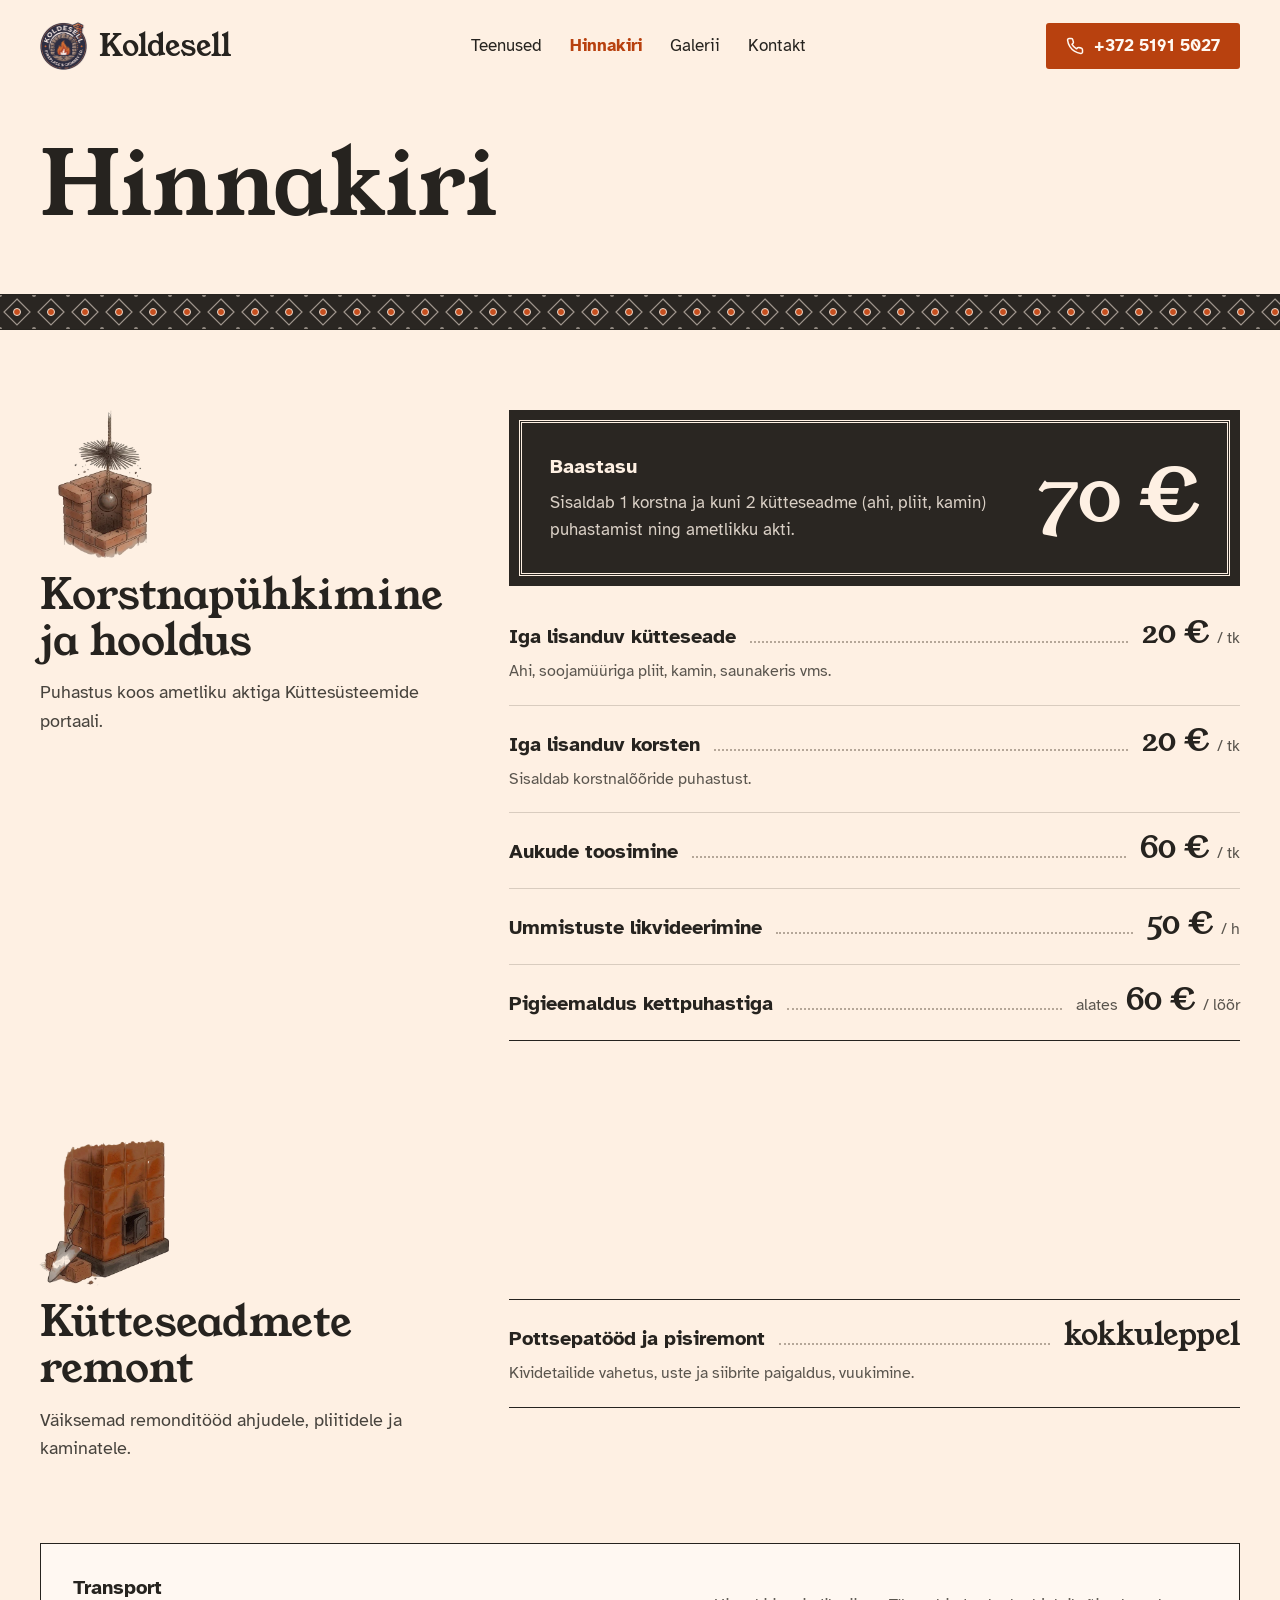
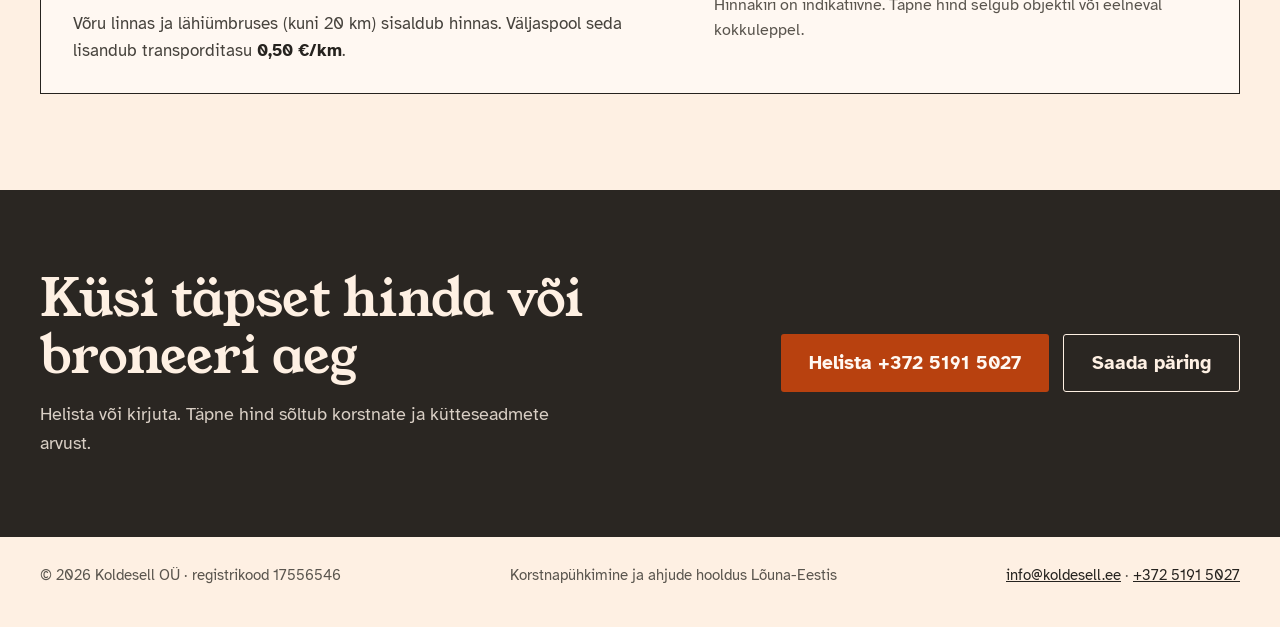
<file: hinnakiri.html>
<!DOCTYPE html>
<html lang="et">
<head>
<meta charset="UTF-8">
<meta name="viewport" content="width=device-width, initial-scale=1.0">
    <!-- cms:seo -->
    <title>Korstnapühkimise ja ahju remondi hinnakiri | Koldesell Võru</title>
    <meta name="description" content="Korstnapühkimise hinnad Võrus ja Lõuna-Eestis: baastasu 70 € sisaldab 1 korstna ja kuni 2 kütteseadme puhastust ning ametlikku akti. Ahju remont kokkuleppel.">
    <link rel="canonical" href="https://koldesell.ee/hinnakiri.html">
    <meta property="og:type" content="website">
    <meta property="og:locale" content="et_EE">
    <meta property="og:site_name" content="Koldesell">
    <meta property="og:title" content="Korstnapühkimise ja ahju remondi hinnakiri – Koldesell">
    <meta property="og:description" content="Korstnapühkimine Võrus ja Lõuna-Eestis alates 70 €, koos ametliku aktiga Küttesüsteemide portaali.">
    <meta property="og:url" content="https://koldesell.ee/hinnakiri.html">
    <meta property="og:image" content="https://koldesell.ee/logo.png">
    <meta property="og:image:alt" content="Koldesell">
    <meta name="twitter:card" content="summary">
    <!-- /cms:seo -->
<link rel="icon" type="image/png" sizes="32x32" href="favicon-32.png">
<link rel="apple-touch-icon" href="apple-touch-icon.png">
<meta name="theme-color" content="#2A2622">
<link rel="preconnect" href="https://fonts.googleapis.com">
<link rel="preconnect" href="https://fonts.gstatic.com" crossorigin>
<link rel="stylesheet" href="https://fonts.googleapis.com/css2?family=Young+Serif&amp;family=Atkinson+Hyperlegible:ital,wght@0,400;0,700;1,400&amp;display=swap">
<style>
body{margin:0;background:#FEF0E3}
a{color:#26231F}a:hover{color:#8E3B23}
a:focus-visible,button:focus-visible{outline:3px solid #D9531E;outline-offset:3px}
/* Kui veerud on kõrvuti, algab hinnarida pealkirja kõrguselt (ikoon 150px + 12px vahe) */
@media (min-width: 932px){.kl-joonda{margin-top:162px}}
@media (max-width: 400px){.kl-rida{flex-wrap:wrap;row-gap:4px}.kl-punktid{display:none}.kl-rida .kl-hind{margin-left:auto!important}.kl-m-kesk h2{font-size:28px!important}}
@media (max-width: 640px){.kl-m-pais > nav{justify-content:center;gap:6px 20px!important}.kl-m-kesk{text-align:center}.kl-m-kesk p{margin-left:auto!important;margin-right:auto!important}.kl-m-kesk > div{justify-content:center}.kl-m-pais{justify-content:center!important;text-align:center}.kl-m-peida{display:none!important}.kl-hind{font-size:22px!important}.kl-hind span{font-size:14px!important}}
</style>
    <!-- cms:jsonld -->
    <script type="application/ld+json">
    {
      "@context": "https://schema.org",
      "@type": [
        "LocalBusiness",
        "HomeAndConstructionBusiness"
      ],
      "additionalType": "http://www.productontology.org/id/Chimney_sweep",
      "@id": "https://koldesell.ee/#business",
      "name": "Koldesell",
      "legalName": "Koldesell OÜ",
      "url": "https://koldesell.ee/",
      "logo": "https://koldesell.ee/logo.png",
      "image": "https://koldesell.ee/logo.png",
      "description": "Korstnapühkija Võrus: korstnapühkimine Lõuna-Eestis, väiksemad ahju remonditööd ja küttesüsteemide kontroll Võrumaal. Ametlik akt Küttesüsteemide portaali.",
      "telephone": "+37251915027",
      "email": "info@koldesell.ee",
      "priceRange": "€€",
      "identifier": {
        "@type": "PropertyValue",
        "propertyID": "Äriregistri kood",
        "value": "17556546"
      },
      "address": {
        "@type": "PostalAddress",
        "addressLocality": "Võru",
        "addressRegion": "Võru maakond",
        "addressCountry": "EE"
      },
      "geo": {
        "@type": "GeoCoordinates",
        "latitude": 57.8462,
        "longitude": 27.0019
      },
      "contactPoint": {
        "@type": "ContactPoint",
        "contactType": "customer service",
        "telephone": "+37251915027",
        "email": "info@koldesell.ee",
        "areaServed": "EE",
        "availableLanguage": [
          "et"
        ]
      },
      "areaServed": [
        {
          "@type": "AdministrativeArea",
          "name": "Võrumaa"
        },
        {
          "@type": "Place",
          "name": "Lõuna-Eesti"
        },
        {
          "@type": "City",
          "name": "Võru"
        },
        {
          "@type": "City",
          "name": "Põlva"
        },
        {
          "@type": "City",
          "name": "Valga"
        },
        {
          "@type": "City",
          "name": "Otepää"
        }
      ],
      "knowsAbout": [
        "korstnapühkimine",
        "ahju remont",
        "pottsepatööd",
        "küttesüsteemide kontroll"
      ],
      "hasOfferCatalog": {
        "@type": "OfferCatalog",
        "name": "Koldesell – teenused",
        "itemListElement": [
          {
            "@type": "Offer",
            "itemOffered": {
              "@type": "Service",
              "name": "Korstnapühkimine",
              "description": "Korstnate, ahjude, pliitide ja kaminate puhastamine koos ametliku aktiga Küttesüsteemide portaali.",
              "serviceType": "Korstnapühkimine",
              "areaServed": "Lõuna-Eesti"
            },
            "price": "70",
            "priceCurrency": "EUR"
          },
          {
            "@type": "Offer",
            "itemOffered": {
              "@type": "Service",
              "name": "Väiksemad ahju remonditööd",
              "description": "Ahjude ja pliitide pisiremont: kividetailide vahetus, uste ja siibrite paigaldus, vuukimine.",
              "serviceType": "Ahju remont",
              "areaServed": "Lõuna-Eesti"
            }
          },
          {
            "@type": "Offer",
            "itemOffered": {
              "@type": "Service",
              "name": "Küttesüsteemide kontroll",
              "serviceType": "Küttesüsteemide kontroll",
              "areaServed": "Lõuna-Eesti"
            }
          }
        ]
      }
    }
    </script>
    <!-- /cms:jsonld -->
</head>
<body>
<div style="background: #FEF0E3; color: #26231F; font-family: 'Atkinson Hyperlegible', system-ui, sans-serif; font-size: 18px; line-height: 1.6">

<header>
<div class="kl-m-pais" style="max-width: 1200px; margin: 0 auto; padding: 22px 24px; display: flex; flex-wrap: wrap; align-items: center; justify-content: space-between; gap: 14px 32px">
<a href="index.html" style="display: inline-flex; align-items: center; gap: 12px; font-family: 'Young Serif', Georgia, serif; font-size: 30px; line-height: 1; text-decoration: none; color: #26231F"><img src="logo-96.png" alt="" width="47" height="48" style="display: block; width: 47px; height: 48px">Koldesell</a>
<nav aria-label="Peamenüü" style="display: flex; flex-wrap: wrap; gap: 6px 28px; font-size: 17px">
<a href="index.html#teenused" style="text-decoration: none">Teenused</a>
<a href="hinnakiri.html" aria-current="page" style="text-decoration: none; font-weight: 700; color: #B8410F">Hinnakiri</a>
<a href="galerii.html" style="text-decoration: none">Galerii</a>
<a href="index.html#kontakt" style="text-decoration: none">Kontakt</a>
</nav>
<a href="tel:+37251915027" data-cms-link="telefon" style="display: inline-flex; align-items: center; gap: 10px; min-height: 46px; padding: 0 20px; border-radius: 3px; background: #B8410F; color: #FFF8F2; text-decoration: none; font-weight: 700; font-size: 17px">
<svg aria-hidden="true" width="18" height="18" viewBox="0 0 24 24" fill="none" stroke="currentColor" stroke-width="2" stroke-linecap="round" stroke-linejoin="round"><path d="M22 16.9v3a2 2 0 0 1-2.2 2 19.8 19.8 0 0 1-8.6-3.1 19.5 19.5 0 0 1-6-6A19.8 19.8 0 0 1 2.1 4.2 2 2 0 0 1 4.1 2h3a2 2 0 0 1 2 1.7c.1.9.4 1.8.7 2.7a2 2 0 0 1-.5 2.1L8 9.8a16 16 0 0 0 6 6l1.3-1.3a2 2 0 0 1 2.1-.4c.9.3 1.8.6 2.7.7a2 2 0 0 1 1.7 2z"></path></svg>
<span data-cms="telefon">+372 5191 5027</span></a>
</div>
</header>

<section class="kl-m-kesk" style="max-width: 1200px; margin: 0 auto; padding: 48px 24px 64px">
<h1 style="margin: 0; font-family: 'Young Serif', Georgia, serif; font-weight: 400; font-size: clamp(48px, 7vw, 92px); line-height: 1">Hinnakiri</h1>
</section>

<div aria-hidden="true" style="border-top: 1.5px solid #26231F; border-bottom: 1.5px solid #26231F; background: #2A2622">
<svg width="100%" height="34" style="display: block">
<defs>
<pattern id="kh-karniis" width="34" height="34" patternUnits="userSpaceOnUse">
<path d="M17 4 L30 17 L17 30 L4 17 Z" fill="none" stroke="#FEF0E3" stroke-width="1.2" opacity="0.55"></path>
<circle cx="17" cy="17" r="3.5" fill="#D9531E" stroke="#FEF0E3" stroke-width="1" opacity="0.9"></circle>
<circle cx="0" cy="0" r="2" fill="#FEF0E3" opacity="0.5"></circle>
<circle cx="34" cy="34" r="2" fill="#FEF0E3" opacity="0.5"></circle>
<circle cx="0" cy="34" r="2" fill="#FEF0E3" opacity="0.5"></circle>
<circle cx="34" cy="0" r="2" fill="#FEF0E3" opacity="0.5"></circle>
</pattern>
</defs>
<rect width="100%" height="34" fill="url(#kh-karniis)"></rect>
</svg>
</div>

<section style="max-width: 1200px; margin: 0 auto; padding: 80px 24px 40px; display: flex; flex-wrap: wrap; gap: 32px 64px">
<div class="kl-m-kesk" style="flex: 1 1 300px; min-width: 0">
<img class="kl-m-peida" src="img/teenus-korstnapuhkimine.webp" alt="" width="150" height="150" style="display: block; width: 150px; height: 150px; margin: 0 0 12px -10px">
<h2 style="margin: 0; font-family: 'Young Serif', Georgia, serif; font-weight: 400; font-size: clamp(30px, 3.3vw, 42px); line-height: 1.1">Korstnapühkimine ja hooldus</h2>
<p style="margin: 14px 0 0; max-width: 24em; color: #47433D">Puhastus koos ametliku aktiga Küttesüsteemide portaali.</p>
</div>

<div style="flex: 2 1 520px; min-width: 0">
<div style="background: #2A2622; color: #FEF0E3; padding: 10px">
<div style="border: 3px double #FEF0E3; padding: 28px 28px 30px; display: flex; flex-wrap: wrap; align-items: center; justify-content: space-between; gap: 18px 32px">
<div style="flex: 1 1 260px; min-width: 0">
<h3 style="margin: 0; font-size: 20px">Baastasu</h3>
<p style="margin: 6px 0 0; font-size: 17px; color: #D9CFC5">Sisaldab 1 korstna ja kuni 2 kütteseadme (ahi, pliit, kamin) puhastamist ning ametlikku akti.</p>
</div>
<p style="margin: 0; font-family: 'Young Serif', Georgia, serif; font-size: 72px; line-height: 1; white-space: nowrap"><span data-cms="baashind">70</span> €</p>
</div>
</div>

<div style="margin-top: 12px">
<div style="padding: 20px 0; border-bottom: 1px solid #D9CCBF">
<div class="kl-rida" style="display: flex; align-items: baseline; gap: 14px">
<h3 style="flex: 0 1 auto; min-width: 0; margin: 0; font-size: 20px">Iga lisanduv kütteseade</h3>
<span class="kl-punktid" aria-hidden="true" style="flex: 1 1 24px; min-width: 24px; border-bottom: 2px dotted #B5A799"></span>
<p class="kl-hind" style="margin: 0; font-family: 'Young Serif', Georgia, serif; font-size: 30px; line-height: 1; white-space: nowrap">20 € <span style="font-family: 'Atkinson Hyperlegible', sans-serif; font-size: 16px; color: #5A554E">/ tk</span></p>
</div>
<p style="margin: 6px 0 0; font-size: 16px; color: #5A554E">Ahi, soojamüüriga pliit, kamin, saunakeris vms.</p>
</div>
<div style="padding: 20px 0; border-bottom: 1px solid #D9CCBF">
<div class="kl-rida" style="display: flex; align-items: baseline; gap: 14px">
<h3 style="flex: 0 1 auto; min-width: 0; margin: 0; font-size: 20px">Iga lisanduv korsten</h3>
<span class="kl-punktid" aria-hidden="true" style="flex: 1 1 24px; min-width: 24px; border-bottom: 2px dotted #B5A799"></span>
<p class="kl-hind" style="margin: 0; font-family: 'Young Serif', Georgia, serif; font-size: 30px; line-height: 1; white-space: nowrap">20 € <span style="font-family: 'Atkinson Hyperlegible', sans-serif; font-size: 16px; color: #5A554E">/ tk</span></p>
</div>
<p style="margin: 6px 0 0; font-size: 16px; color: #5A554E">Sisaldab korstnalõõride puhastust.</p>
</div>
<div class="kl-rida" style="display: flex; align-items: baseline; gap: 14px; padding: 20px 0; border-bottom: 1px solid #D9CCBF">
<div style="flex: 0 1 auto; min-width: 0"><h3 style="margin: 0; font-size: 20px">Aukude toosimine</h3></div>
<span class="kl-punktid" aria-hidden="true" style="flex: 1 1 24px; min-width: 24px; border-bottom: 2px dotted #B5A799"></span>
<p class="kl-hind" style="margin: 0; font-family: 'Young Serif', Georgia, serif; font-size: 30px; line-height: 1; white-space: nowrap">60 € <span style="font-family: 'Atkinson Hyperlegible', sans-serif; font-size: 16px; color: #5A554E">/ tk</span></p>
</div>
<div class="kl-rida" style="display: flex; align-items: baseline; gap: 14px; padding: 20px 0; border-bottom: 1px solid #D9CCBF">
<div style="flex: 0 1 auto; min-width: 0"><h3 style="margin: 0; font-size: 20px">Ummistuste likvideerimine</h3></div>
<span class="kl-punktid" aria-hidden="true" style="flex: 1 1 24px; min-width: 24px; border-bottom: 2px dotted #B5A799"></span>
<p class="kl-hind" style="margin: 0; font-family: 'Young Serif', Georgia, serif; font-size: 30px; line-height: 1; white-space: nowrap">50 € <span style="font-family: 'Atkinson Hyperlegible', sans-serif; font-size: 16px; color: #5A554E">/ h</span></p>
</div>
<div class="kl-rida" style="display: flex; align-items: baseline; gap: 14px; padding: 20px 0; border-bottom: 1.5px solid #26231F">
<div style="flex: 0 1 auto; min-width: 0"><h3 style="margin: 0; font-size: 20px">Pigieemaldus kettpuhastiga</h3></div>
<span class="kl-punktid" aria-hidden="true" style="flex: 1 1 24px; min-width: 24px; border-bottom: 2px dotted #B5A799"></span>
<p class="kl-hind" style="margin: 0; font-family: 'Young Serif', Georgia, serif; font-size: 30px; line-height: 1; white-space: nowrap"><span style="font-family: 'Atkinson Hyperlegible', sans-serif; font-size: 16px; color: #5A554E">alates</span> 60 € <span style="font-family: 'Atkinson Hyperlegible', sans-serif; font-size: 16px; color: #5A554E">/ lõõr</span></p>
</div>
</div>
</div>
</section>

<section style="max-width: 1200px; margin: 0 auto; padding: 56px 24px 40px; display: flex; flex-wrap: wrap; gap: 32px 64px">
<div class="kl-m-kesk" style="flex: 1 1 300px; min-width: 0">
<img class="kl-m-peida" src="img/teenus-ahju-remont.webp" alt="" width="150" height="150" style="display: block; width: 150px; height: 150px; margin: 0 0 12px -10px">
<h2 style="margin: 0; font-family: 'Young Serif', Georgia, serif; font-weight: 400; font-size: clamp(30px, 3.3vw, 42px); line-height: 1.1">Kütteseadmete remont</h2>
<p style="margin: 14px 0 0; max-width: 24em; color: #47433D">Väiksemad remonditööd ahjudele, pliitidele ja kaminatele.</p>
</div>
<div class="kl-joonda" style="flex: 2 1 520px; min-width: 0">
<div style="padding: 20px 0; border-top: 1.5px solid #26231F; border-bottom: 1.5px solid #26231F">
<div class="kl-rida" style="display: flex; align-items: baseline; gap: 14px">
<h3 style="flex: 0 1 auto; min-width: 0; margin: 0; font-size: 20px">Pottsepatööd ja pisiremont</h3>
<span class="kl-punktid" aria-hidden="true" style="flex: 1 1 24px; min-width: 24px; border-bottom: 2px dotted #B5A799"></span>
<p class="kl-hind" style="margin: 0; font-family: 'Young Serif', Georgia, serif; font-size: 30px; line-height: 1; white-space: nowrap">kokkuleppel</p>
</div>
<p style="margin: 6px 0 0; font-size: 16px; color: #5A554E">Kividetailide vahetus, uste ja siibrite paigaldus, vuukimine.</p>
</div>
</div>
</section>

<section style="max-width: 1200px; margin: 0 auto; padding: 40px 24px 96px">
<div style="display: flex; flex-wrap: wrap; gap: 24px 48px; padding: 28px 32px; border: 1.5px solid #26231F; background: #FFF8F2">
<div style="flex: 1 1 380px; min-width: 0">
<h2 style="margin: 0; font-size: 20px">Transport</h2>
<p style="margin: 6px 0 0; font-size: 17px; color: #47433D">Võru linnas ja lähiümbruses (kuni 20 km) sisaldub hinnas. Väljaspool seda lisandub transporditasu <strong style="color: #26231F">0,50 €/km</strong>.</p>
</div>
<p style="flex: 1 1 280px; margin: 0; align-self: center; font-size: 16px; color: #5A554E">Hinnakiri on indikatiivne. Täpne hind selgub objektil või eelneval kokkuleppel.</p>
</div>
</section>

<section style="background: #2A2622; color: #FEF0E3">
<div class="kl-m-kesk" style="max-width: 1200px; margin: 0 auto; padding: 80px 24px; display: flex; flex-wrap: wrap; align-items: center; justify-content: space-between; gap: 28px 64px">
<div style="flex: 1 1 420px; min-width: 0; display: block">
<h2 style="margin: 0; font-family: 'Young Serif', Georgia, serif; font-weight: 400; font-size: clamp(34px, 4.4vw, 52px); line-height: 1.1">Küsi täpset hinda või broneeri aeg</h2>
<p style="margin: 16px 0 0; max-width: 30em; color: #D9CFC5">Helista või kirjuta. Täpne hind sõltub korstnate ja kütteseadmete arvust.</p>
</div>
<div style="display: flex; flex-wrap: wrap; gap: 14px">
<a href="tel:+37251915027" data-cms-link="telefon" style="display: inline-flex; align-items: center; min-height: 56px; padding: 0 28px; border-radius: 3px; background: #B8410F; color: #FFF8F2; text-decoration: none; font-weight: 700; font-size: 19px"><span>Helista <span data-cms="telefon">+372 5191 5027</span></span></a>
<a href="index.html#kontakt" style="display: inline-flex; align-items: center; min-height: 56px; padding: 0 28px; border-radius: 3px; border: 1.5px solid #FEF0E3; color: #FEF0E3; text-decoration: none; font-weight: 700; font-size: 19px">Saada päring</a>
</div>
</div>
</section>

<footer>
<div class="kl-m-pais" style="max-width: 1200px; margin: 0 auto; padding: 26px 24px 40px; display: flex; flex-wrap: wrap; justify-content: space-between; gap: 10px 32px; font-size: 15px; color: #5A554E">
<span>© 2026 Koldesell OÜ · registrikood <span data-cms="registrikood"><span data-cms="registrikood">17556546</span></span></span>
<span>Korstnapühkimine ja ahjude hooldus Lõuna-Eestis</span>
<span><a href="mailto:info@koldesell.ee" data-cms-link="email"><span data-cms="email">info@koldesell.ee</span></a> · <a href="tel:+37251915027" data-cms-link="telefon"><span data-cms="telefon">+372 5191 5027</span></a></span>
</div>
</footer>

</div>

</body>
</html>
</file>
